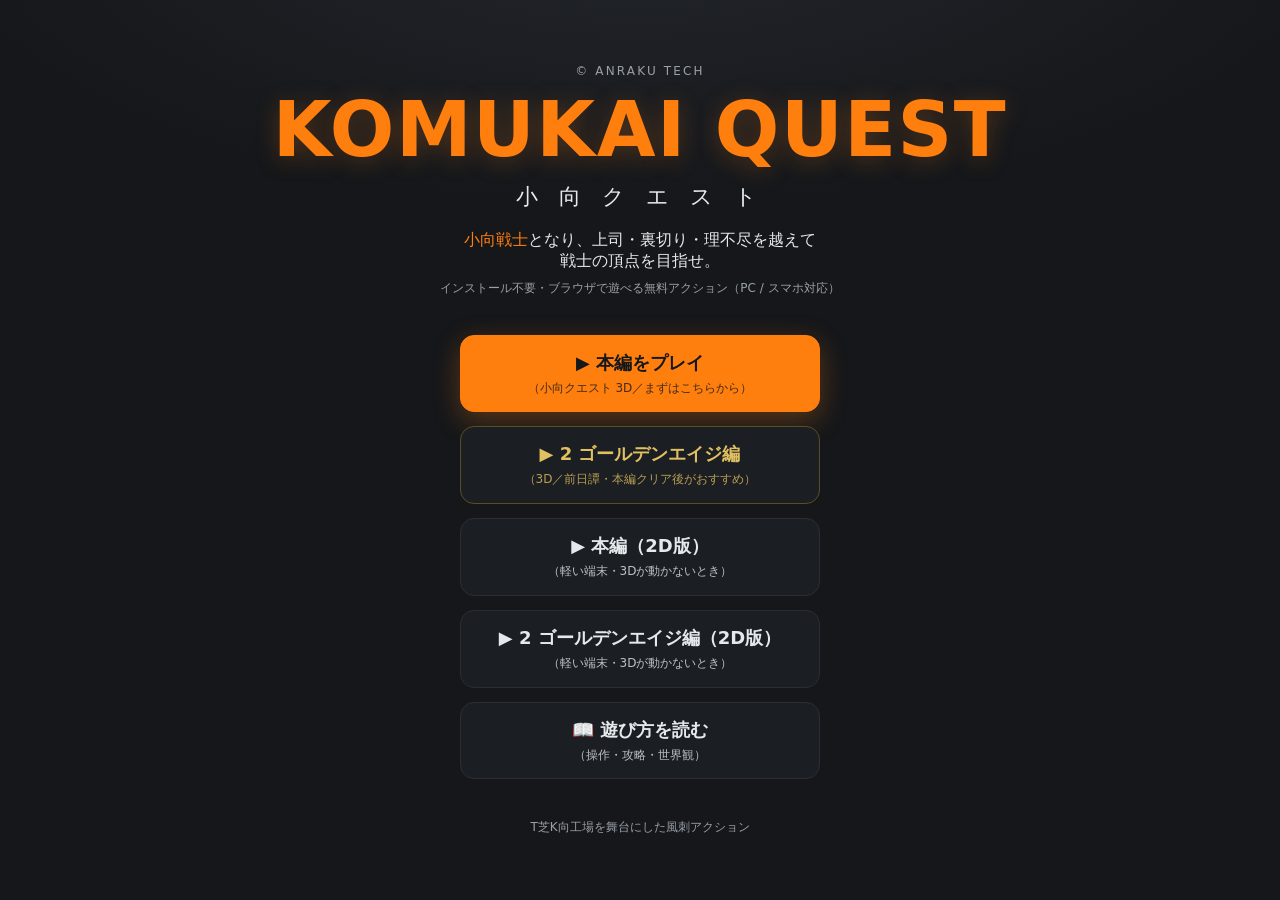
<file: index.html>
<!DOCTYPE html>
<html lang="ja">
<head>
  <meta charset="UTF-8" />
  <meta name="viewport" content="width=device-width, initial-scale=1.0, viewport-fit=cover" />
  <title>小向クエスト — Komukai Quest</title>
  <meta name="description" content="T芝K向工場を舞台にした風刺アクション。小向戦士となって戦士の頂点を目指せ。" />
  <style>
    :root { --bg:#15171a; --ink:#e6e9ec; --sub:#9aa0a8; --accent:#ff7f0e; }
    * { box-sizing:border-box; margin:0; padding:0; }
    html,body { min-height:100%; }
    body {
      background:
        radial-gradient(1200px 500px at 50% -10%, #23262c 0%, var(--bg) 60%),
        var(--bg);
      color:var(--ink);
      font-family: system-ui, -apple-system, "Hiragino Kaku Gothic ProN", sans-serif;
      min-height:100dvh;
      display:flex; flex-direction:column; align-items:center; justify-content:center;
      gap:0; text-align:center;
      padding:
        calc(env(safe-area-inset-top) + 28px) 20px
        calc(env(safe-area-inset-bottom) + 28px);
    }
    .badge { font-size:12px; letter-spacing:.18em; color:var(--sub); margin-bottom:14px; }
    h1 {
      font-size:clamp(40px, 12vw, 76px); line-height:1; color:var(--accent);
      letter-spacing:.02em; text-shadow:0 4px 24px rgba(255,127,14,.25);
    }
    .jp { font-size:clamp(15px, 4.5vw, 22px); letter-spacing:.32em; margin-top:14px; color:var(--ink); }
    .tagline { margin-top:18px; color:var(--ink); font-size:clamp(13px, 3.6vw, 16px); }
    .tagline span { color:var(--accent); }
    .note { margin-top:8px; color:var(--sub); font-size:12px; }

    .menu { margin-top:38px; display:flex; flex-direction:column; gap:14px; width:min(360px, 90vw); }
    /* 見出しと補足を横に並べると、360pxの幅では見出しのほうが折り返して
       「本編をプレ／イ」のように割れる。縦に積んで、見出しは必ず1行にする。 */
    a.btn {
      display:flex; flex-direction:column; align-items:center; justify-content:center; gap:5px;
      text-decoration:none; font-weight:700; font-size:18px;
      padding:15px 18px; border-radius:14px; border:1px solid #2a2e34;
      transition:transform .08s ease, background .15s ease, border-color .15s ease;
    }
    a.btn:active { transform:translateY(1px); }
    a.play { background:var(--accent); color:#15171a; border-color:var(--accent); box-shadow:0 8px 28px rgba(255,127,14,.3); }
    a.play:hover { background:#ff9233; }
    a.play2 { background:#1b1e23; color:#e0c060; border-color:#5a4e24; }
    a.play2:hover { border-color:#e0c060; }
    a.guide { background:#1b1e23; color:var(--ink); }
    a.guide:hover { border-color:var(--accent); }
    .sub { font-size:12px; font-weight:400; color:inherit; opacity:.8; line-height:1.4; }

    footer { margin-top:40px; color:var(--sub); font-size:12px; }
    footer a { color:var(--sub); }
  </style>
</head>
<body>
  <div class="badge">© ANRAKU TECH</div>
  <h1>KOMUKAI QUEST</h1>
  <div class="jp">小 向 ク エ ス ト</div>
  <p class="tagline"><span>小向戦士</span>となり、上司・裏切り・理不尽を越えて<br>戦士の頂点を目指せ。</p>
  <p class="note">インストール不要・ブラウザで遊べる無料アクション（PC / スマホ対応）</p>

  <nav class="menu">
    <a class="btn play" href="game3d/">▶ 本編をプレイ<span class="sub">（小向クエスト 3D／まずはこちらから）</span></a>
    <a class="btn play2" href="game2-3d/">▶ 2 ゴールデンエイジ編<span class="sub">（3D／前日譚・本編クリア後がおすすめ）</span></a>
    <a class="btn guide" href="game/">▶ 本編（2D版）<span class="sub">（軽い端末・3Dが動かないとき）</span></a>
    <a class="btn guide" href="game2/">▶ 2 ゴールデンエイジ編（2D版）<span class="sub">（軽い端末・3Dが動かないとき）</span></a>
    <a class="btn guide" href="あそびかた.html">📖 遊び方を読む<span class="sub">（操作・攻略・世界観）</span></a>
  </nav>

  <footer>T芝K向工場を舞台にした風刺アクション</footer>
</body>
</html>
</file>
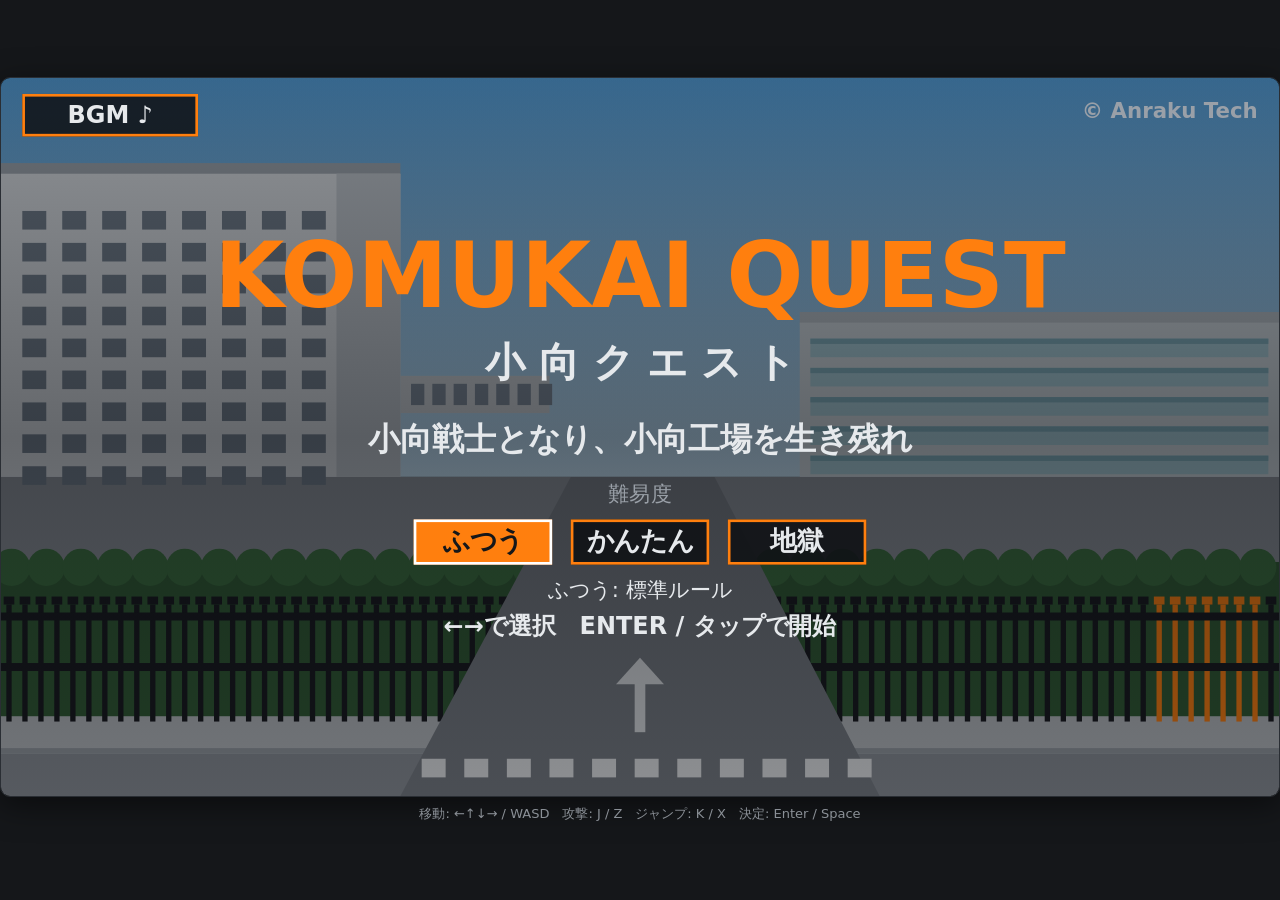
<file: game/index.html>
<!DOCTYPE html>
<html lang="ja">
<head>
  <meta charset="UTF-8" />
  <meta name="viewport" content="width=device-width, initial-scale=1.0, maximum-scale=1.0, user-scalable=no, viewport-fit=cover" />
  <title>Komukai Quest — 小向クエスト</title>
  <link rel="stylesheet" href="style.css" />
</head>
<body>
  <div id="frame">
    <canvas id="game" width="480" height="270"></canvas>
    <p id="hint">移動: ←↑↓→ / WASD　攻撃: J / Z　ジャンプ: K / X　決定: Enter / Space</p>
  </div>
  <script type="module" src="src/main.js"></script>
</body>
</html>
</file>
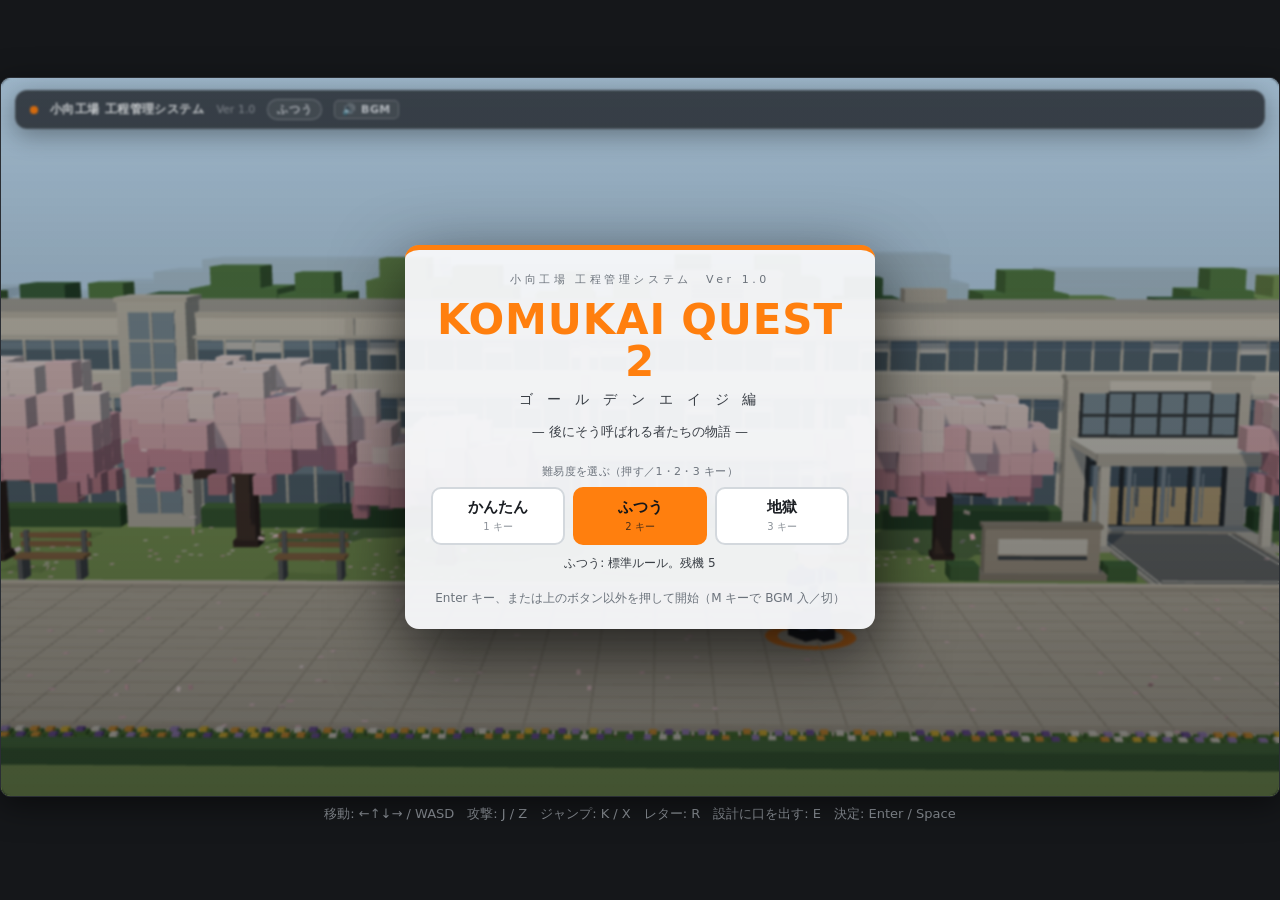
<file: game2-3d/index.html>
<!DOCTYPE html>
<html lang="ja">
<head>
<meta charset="UTF-8" />
<meta name="viewport" content="width=device-width, initial-scale=1.0, maximum-scale=1.0, user-scalable=no, viewport-fit=cover" />
<title>小向クエスト2 ゴールデンエイジ編 — 3D</title>
<style>
  :root{
    --bg:#15171a; --ink:#f0f3f5; --sub:#9aa0a8; --accent:#ff7f0e;
    --ok:#389451; --warn:#c73333; --line:rgba(255,255,255,.10);
    --pane:rgba(18,20,24,.72);
  }
  *{box-sizing:border-box;margin:0;padding:0}
  html,body{height:100%;overflow:hidden;background:var(--bg);
    font-family:system-ui,-apple-system,"Hiragino Kaku Gothic ProN",sans-serif;color:var(--ink)}
  /* 2D版(game/style.css)と同じ枠。画面上の表示サイズを揃えて見比べられるようにする */
  #frame{width:100%;height:100%;display:flex;flex-direction:column;
    align-items:center;justify-content:center;gap:8px}
  /* --u = HUDの倍率。箱の幅に追従して main3d.js の resize() が書き込む。
     ここを画面幅のメディアクエリでやると、横持ちのスマホ（画面は874pxあるのに
     箱は高さに縛られて663pxしかない）で「PCだ」と誤判定して文字があふれる。 */
  #stage{position:relative;overflow:hidden;background:#000;
    --u:1;
    aspect-ratio:16/9;
    width:min(100%, calc((100dvh - 1.8rem) * 16 / 9));
    max-width:100%;max-height:calc(100% - 1.8rem);
    border-radius:10px;border:1px solid #2a2e34;
    box-shadow:0 8px 32px rgba(0,0,0,.5)}
  /* 指で操作するので、ブラウザのスクロール/ズーム判定に取られないようにする。
     これが無いとスティックを倒した瞬間に pointercancel が飛び、指を離した扱いになって
     スマホで一歩も歩けない（2D版の #game には最初から入っていた）。 */
  /* スマホの操作UI（スティックと攻撃/跳ボタン）を描く板。2D版と同じ Input.drawControls を
     そのまま使いたいので、3Dの上に2Dのキャンバスを1枚重ねる。指は下の #c3d で受ける。 */
  #pad{position:absolute;inset:0;width:100%;height:100%;pointer-events:none}
  #c3d{width:100%;height:100%;display:block;
    touch-action:none;-webkit-user-select:none;user-select:none;
    -webkit-tap-highlight-color:transparent}
  #hint{flex:0 0 auto;font-size:13px;color:#8b9097;text-align:center}

  /* 吹き出し・頭上ラベル・ダメージ数字。3Dの中に文字を置くとボケるので、
     キャラの位置を投影してDOMで重ねる */
  /* メテオ着弾の赤い閃光。詠唱中もうっすら点く */
  #flash{position:absolute;inset:0;pointer-events:none;opacity:0;z-index:12;
    background:radial-gradient(110% 80% at 50% 62%, rgba(255,120,50,.30), rgba(150,15,0,.80))}
  /* 章の途中で場所が変わるときの短い暗転（場面を建て直す一瞬の引っかかりを隠す）。HUD の下、3D の上 */
  #fade{position:absolute;inset:0;pointer-events:none;opacity:0;background:#0b0d12}
  #labels{position:absolute;inset:0;pointer-events:none;overflow:hidden}
  /* 役職名。級数は体格に合わせて JS 側で入れ替える（下の .bubble と同じ考え方） */
  #labels .tag{position:absolute;left:0;top:0;white-space:nowrap;
    font:700 16px/1 system-ui,sans-serif;
    text-shadow:0 2px 4px rgba(0,0,0,.95), 0 0 3px rgba(0,0,0,.95), 0 0 1px rgba(0,0,0,1)}
  /* セリフ。級数は体格に合わせて JS 側で入れ替えるので、
     余白・角丸・しっぽは em で持たせて一緒に大きくなるようにする */
  /* 長いセリフは1行に収まらない。折り返せるようにして、幅の上限は JS が箱に合わせて入れる
     （nowrap のままだと「究極のジェネラリストを目指していたが…」のような長い一言が
     画面の外まで伸びて、#labels の overflow:hidden に切り落とされる）。 */
  #labels .bubble{position:absolute;left:0;top:0;white-space:pre-wrap;text-align:center;z-index:1;
    background:rgba(250,250,252,.97);color:#15171a;border-radius:.62em;
    padding:.34em .72em;font:700 21px/1.22 system-ui,sans-serif;
    box-shadow:0 5px 16px rgba(0,0,0,.5)}
  #labels .bubble::after{content:'';position:absolute;left:50%;bottom:-.33em;
    transform:translateX(-50%);border:.34em solid transparent;
    border-top-color:rgba(250,250,252,.97);border-bottom:0}
  #labels .bubble.ally{background:rgba(216,242,224,.97)}
  #labels .bubble.ally::after{border-top-color:rgba(216,242,224,.97)}
  /* ボス・中ボスは2D版と同じく、暖色の地に橙の縁 */
  #labels .bubble.boss{background:rgba(255,243,224,.98);
    box-shadow:0 0 0 2px #ff7f0e, 0 8px 22px rgba(0,0,0,.6)}
  #labels .bubble.boss::after{border-top-color:#ff7f0e}
  /* 本物のボス（魔王など）のセリフは、重なったときに必ず手前。
     5人衆と魔王が同時に喋ると後ろに隠れて読めなくなるため */
  #labels .bubble.lead{z-index:3}
  /* 鳥居の扁額「出向」。朱の地に金の縁。縦書きにすると扁額の板から溢れるので横書き */
  #labels .plate{position:absolute;left:0;top:0;white-space:nowrap;
    font:700 max(11px, 15px * var(--u))/1 system-ui,sans-serif;letter-spacing:.16em;
    color:#fff2dc;background:rgba(150,32,14,.95);
    border:1px solid #e2c179;border-radius:2px;padding:3px 6px 3px 8px;
    text-shadow:0 1px 2px rgba(0,0,0,.7);box-shadow:0 2px 7px rgba(0,0,0,.55)}
  #labels .float{position:absolute;left:0;top:0;
    font:700 max(10px, 13px * var(--u))/1 ui-monospace,monospace;
    text-shadow:0 1px 3px rgba(0,0,0,.9)}
  /* 頭上のHPバー（2D版の drawHpBar と同じ役割）。中ボスは .mid で一段大きくする */
  #labels .ehp{position:absolute;left:0;top:0;
    width:calc(32px * var(--u));height:calc(4px * var(--u));
    border-radius:999px;background:rgba(0,0,0,.6);overflow:hidden;
    box-shadow:0 0 0 1px rgba(0,0,0,.6), 0 1px 3px rgba(0,0,0,.6)}
  #labels .ehp > i{display:block;height:100%;width:100%;background:#49a862;border-radius:999px}
  #labels .ehp.mid{width:calc(64px * var(--u));height:calc(7px * var(--u));box-shadow:0 0 0 1px rgba(255,120,110,.5), 0 2px 6px rgba(0,0,0,.7)}

  /* 画面（タイトル/作業指示書/作業報告書/休職願/辞令）。社内システムの書類を模す */
  #screen{position:absolute;inset:0;display:none;align-items:center;justify-content:center;
    background:rgba(8,10,14,.74);backdrop-filter:blur(3px);padding:24px;z-index:20}
  /* タイトルだけは背景（正門）を見せたいので暗幕を薄くする */
  /* 解散・エピローグ。裏の3D（誰もいなくなっていく大会議室）を見せたいので、
     暗幕を薄くして書類を下へ寄せる。文言は今までのまま（見せ方だけ変える） */
  #screen.veil{background:linear-gradient(rgba(8,10,14,.08),rgba(8,10,14,.62));backdrop-filter:none;
    align-items:flex-end;padding-bottom:calc(14px * var(--u))}
  #screen.veil .sheet{background:rgba(246,247,249,.93);width:min(560px,82%);min-width:0;
    padding:14px 22px;box-shadow:0 14px 40px rgba(0,0,0,.5)}
  #screen.veil .sheet svg{max-height:22vh}
  #screen.soft{background:linear-gradient(rgba(8,10,14,.16),rgba(8,10,14,.50));
    backdrop-filter:blur(1px)}
  /* タイトルは書類を細くして、左右に背景の正門を見せる（位置は中央のまま） */
  #screen.soft .sheet{background:rgba(246,247,249,.96);box-shadow:0 24px 70px rgba(0,0,0,.72);
    min-width:0;width:min(470px,78%);padding:22px 26px}
  #screen .sheet{background:#f6f7f9;color:#1b1e23;border-radius:14px;
    padding:26px 30px;min-width:min(560px,86%);max-width:86%;
    box-shadow:0 20px 60px rgba(0,0,0,.6);border-top:5px solid var(--accent)}
  #screen .eyebrow{font-size:11px;letter-spacing:.32em;color:#6c737c;margin-bottom:12px}
  #screen h1{font-size:clamp(20px,calc(42px * var(--u)),42px);color:var(--accent);letter-spacing:.02em;line-height:1}
  #screen h2{font-size:22px;margin:4px 0 12px}
  #screen h2.ok{color:#1f7a44} #screen h2.ng{color:#b3261e}
  #screen .jp{font-size:14px;letter-spacing:.34em;margin-top:8px;color:#3a3f46}
  #screen .lead{margin-top:12px;font-size:13px;color:#3a3f46;line-height:1.7}
  #screen .diff{margin-top:16px;font-size:12px;color:#3a3f46}
  #screen .form{width:100%;border-collapse:collapse;margin-top:6px;font-size:13px}
  #screen .form th{width:7.5em;text-align:left;vertical-align:top;padding:7px 10px;
    background:#e9ecef;border:1px solid #d3d8dd;color:#4a5058;font-weight:700}
  #screen .form td{padding:7px 10px;border:1px solid #d3d8dd;line-height:1.6}
  #screen .mono{font:700 14px ui-monospace,monospace;font-variant-numeric:tabular-nums}
  #screen .k{margin-top:18px;font-size:12px;color:#6c737c;text-align:center}
  /* 難易度。キー操作の案内文だけだと気づかれないので、押せるボタンにする。
     #screen は canvas を覆っているのでタップは canvas に届かない。ここで拾う。 */
  #screen .diffwrap{margin-top:20px}
  #screen .difflabel{font-size:11px;color:#6c737c;text-align:center;letter-spacing:.03em}
  #screen .diffrow{display:flex;gap:8px;justify-content:center;margin-top:8px}
  #screen .dbtn{flex:1 1 0;min-width:0;cursor:pointer;font:inherit;
    display:flex;flex-direction:column;align-items:center;gap:3px;
    background:#fff;color:#1b1e23;border:2px solid #d3d8dd;border-radius:10px;padding:9px 6px;
    transition:background .12s ease, border-color .12s ease}
  #screen .dbtn b{font-size:15px}
  #screen .dbtn i{font-style:normal;font-size:10px;color:#8a9097}
  #screen .dbtn:hover{border-color:var(--accent)}
  #screen .dbtn.sel{background:var(--accent);border-color:var(--accent);color:#15171a}
  #screen .dbtn.sel i{color:#15171a;opacity:.75}
  #screen .diffdesc{margin-top:10px;font-size:12px;color:#3a3f46;text-align:center;min-height:1.4em}
  /* 指で遊ぶ端末だけに出す開始ボタン。キーボードが無い相手に「Enter で開始」と
     書いても押すものが無いので、押すものをはっきり置く。 */
  #screen .startbtn{display:block;width:100%;margin-top:16px;cursor:pointer;font:inherit;
    font-size:17px;font-weight:700;letter-spacing:.04em;
    background:var(--accent);color:#15171a;border:0;border-radius:12px;padding:13px 10px;
    box-shadow:0 6px 18px rgba(255,127,14,.35)}
  #screen .startbtn:active{transform:translateY(1px)}
  #screen .diffdesc.hell{color:#b3261e;font-weight:700}
  #screen .title{text-align:center}
  /* 解散通告とエピローグは、2D版と同じ間合いで1行ずつ出す */
  @keyframes fadein{from{opacity:0;transform:translateY(4px)}to{opacity:1;transform:none}}
  @media (prefers-reduced-motion:reduce){ #screen [style*="fadein"]{animation:none!important} }

  /* ---- HUD: ゲーム解像度に縛られない高解像度レイヤー（案A） ---- */
  /* 箱（余白・バーの長さ・点の大きさ）は --u でそのまま縮める。
     文字だけは max() で下限を持たせる。縮めきると6px台になって読めなくなるため。
     --u=1 のPCでは max() が元の値を返すので、見た目は従来どおり。 */
  #hud{position:absolute;inset:0;pointer-events:none;
    padding:calc(12px * var(--u)) calc(14px * var(--u));
    display:flex;flex-direction:column;gap:calc(14px * var(--u))}

  /* 社内システムのヘッダ（案B） */
  /* 折り返すと2行ぶんの帯になって画面を食うので、ここは何があっても1行に保つ */
  .sysbar{display:flex;align-items:center;gap:calc(12px * var(--u));
    background:var(--pane);backdrop-filter:blur(10px);white-space:nowrap;
    border:1px solid var(--line);border-radius:calc(12px * var(--u));
    padding:calc(8px * var(--u)) calc(14px * var(--u));
    box-shadow:0 6px 24px rgba(0,0,0,.35)}
  .sysbar .dot{width:calc(8px * var(--u));height:calc(8px * var(--u));
    border-radius:999px;background:var(--accent);flex:0 0 auto}
  .sysbar .name{font-size:max(10px, 12px * var(--u));font-weight:700;letter-spacing:.04em}
  .sysbar .ver{font-size:max(9px, 11px * var(--u));color:var(--sub);font-variant-numeric:tabular-nums}
  /* 現在の難易度。プレイ中に確認する手段がどこにも無かったので、ここに常時出す */
  .sysbar .diff{font-size:max(9px, 11px * var(--u));font-weight:700;letter-spacing:.06em;
    border-radius:999px;padding:calc(2px * var(--u)) calc(9px * var(--u));border:1px solid}
  .sysbar .diff.easy{color:#8fe0ab;border-color:rgba(143,224,171,.45);background:rgba(56,148,81,.18)}
  .sysbar .diff.normal{color:#d8dde3;border-color:rgba(216,221,227,.35);background:rgba(255,255,255,.07)}
  .sysbar .diff.hell{color:#ff9b9b;border-color:rgba(255,120,120,.55);background:rgba(199,51,51,.22)}
  /* BGMのミュート切替。Mキーでも切り替わるが、スマホ用に押せるものを置く */
  /* #hud は pointer-events:none。押せるのはこのボタンだけなので、ここだけ戻す。
     スマホにはキーボードが無いので、これが死んでいるとBGMを切る手段がなくなる。 */
  .sysbar .mute{pointer-events:auto;font-size:max(9px, 11px * var(--u));font-weight:700;letter-spacing:.04em;cursor:pointer;
    padding:calc(2px * var(--u)) calc(7px * var(--u));
    border-radius:calc(5px * var(--u));border:1px solid rgba(255,255,255,.22);
    background:rgba(255,255,255,.07);color:#d8dde3;user-select:none}
  .sysbar .mute.off{color:#8b9199;border-color:rgba(255,255,255,.12);background:transparent}
  .sysbar .spacer{flex:1}
  /* 現在地。狭いと真っ先に溢れるので、入らないときは省略する（赤い横断幕でも出る） */
  .sysbar .loc{font-size:max(9px, 11px * var(--u));color:var(--sub);
    overflow:hidden;text-overflow:ellipsis;min-width:0}

  .row{display:flex;gap:calc(14px * var(--u));align-items:flex-start}

  .card{background:var(--pane);backdrop-filter:blur(10px);
    border:1px solid var(--line);border-radius:calc(14px * var(--u));
    padding:calc(12px * var(--u)) calc(14px * var(--u));
    box-shadow:0 6px 24px rgba(0,0,0,.35)}

  .badge{display:inline-block;background:var(--accent);color:#15171a;
    font-size:max(10px, 12px * var(--u));font-weight:700;border-radius:999px;
    padding:calc(3px * var(--u)) calc(12px * var(--u));letter-spacing:.03em}

  .label{font-size:max(9px, 10px * var(--u));color:var(--sub);letter-spacing:.08em;
    margin-bottom:calc(5px * var(--u))}
  .meter{width:calc(220px * var(--u));height:calc(8px * var(--u));
    border-radius:999px;background:rgba(255,255,255,.08);overflow:hidden}
  .meter > i{display:block;height:100%;width:100%;background:var(--ok);
    border-radius:999px;transition:background .25s ease}
  .num{font:700 max(10px, 12px * var(--u))/1 ui-monospace,SFMono-Regular,monospace;color:var(--ink);
    font-variant-numeric:tabular-nums}
  .pair{display:flex;align-items:center;gap:calc(10px * var(--u));margin-top:calc(6px * var(--u))}

  .dots{display:flex;align-items:center;gap:calc(5px * var(--u));margin-top:calc(2px * var(--u))}
  .dots i{width:calc(9px * var(--u));height:calc(9px * var(--u));
    border-radius:999px;background:rgba(255,255,255,.14)}
  .dots i.on{background:var(--accent)}
  /* 点は5つ＝「ふつう」の持ち玉ぶん。かんたんの24日は並べきれないので日数を添える */
  .dots b{font-size:max(9px, 11px * var(--u));font-weight:700;line-height:1;
    color:var(--accent);margin-left:1px}

  /* 奥の手（K田）の残り。1回きりなので、使ったら灰色に落として「もう無い」と分かるようにする */
  .kbadge{display:inline-block;font-size:max(10px, 12px * var(--u));font-weight:700;
    line-height:1;padding:calc(3px * var(--u)) calc(8px * var(--u));
    border-radius:calc(6px * var(--u));letter-spacing:.06em;
    color:#15171a;background:#e8a030;box-shadow:0 0 0 1px rgba(255,200,120,.45)}
  .kbadge.used{color:#6b7076;background:transparent;box-shadow:0 0 0 1px rgba(255,255,255,.14)}

  .right{margin-left:auto;text-align:right}
  .right .num{font-size:max(14px, 19px * var(--u))}
  /* 通しゲージ（残工期・原価・レター）。章をまたいで持ち越す数字なので、
     体力とは別のカードに積む。使わない章では display:none にする */
  .g{margin-top:calc(7px * var(--u))}
  .g .meter{width:calc(132px * var(--u))}
  .g.off{display:none}
  #koukiFill{background:#e08a3a}
  #genkaFill{background:#e0c040}
  #letterFill{background:#6ab0e0}
  .g.full .label{color:#9ad8ff}
  /* 代理店を外して直接話した（話が拗れて残工期が減る）ときに、残工期を短く点滅させる */
  .g.hit .meter{animation:ghit .3s ease-in-out 5}
  @keyframes ghit{50%{box-shadow:0 0 0 2px #ff5a3a;filter:brightness(1.6)}}
  .dots i.mate{background:#6fd39a}
  /* 待合室。敵は出てこない。ただ待たされている、という画面 */
  /* 待合室（第3章の最初の18秒）。以前は画面全体を55%暗くしていたが、待合室そのものを
     3Dの場面で建てた（タイルの壁・速く回る時計・増えていく便箋）ので、部屋を隠さないよう
     文字だけを下寄りの小さな札にする。文言は本人の点検（2026-11-14）のとおり */
  #wait{position:absolute;left:50%;bottom:24%;transform:translateX(-50%);display:none;
    flex-direction:column;align-items:center;gap:calc(4px * var(--u));
    background:rgba(10,14,20,.74);border:1px solid rgba(160,184,210,.18);
    border-radius:calc(12px * var(--u));padding:calc(10px * var(--u)) calc(22px * var(--u));
    box-shadow:0 8px 26px rgba(0,0,0,.45);pointer-events:none;z-index:6;text-align:center;white-space:nowrap}
  #wait.show{display:flex}
  #wait b{font-size:max(14px, 18px * var(--u));color:#c8d4e2}
  #wait span{font-size:max(11px, 13px * var(--u));color:#9aa8b8}

  /* ボスゲージ: 下中央のパネル。
     画面最上部の3pxの線だと、足元を見て戦っている最中はまず目に入らない。
     中ボスもここに出す（stage.boss ではないので、拾わないとゲージが1本も出ない）。 */
  /* 見えていない（opacity:0）ときも当たり判定は残るので、指を吸ってしまう。
     画面下中央はスティックを出す場所でもあるため、必ず素通りさせる。 */
  #bossWrap{pointer-events:none;
    position:absolute;left:50%;bottom:calc(14px * var(--u));width:min(540px,84%);
    transform:translateX(-50%) translateY(10px);
    background:rgba(16,12,14,.80);backdrop-filter:blur(10px);
    border:1px solid rgba(255,120,110,.36);border-radius:calc(12px * var(--u));
    padding:calc(8px * var(--u)) calc(12px * var(--u)) calc(10px * var(--u));
    box-shadow:0 10px 30px rgba(0,0,0,.55);
    opacity:0;transition:opacity .28s ease, transform .28s ease}
  #bossWrap.show{opacity:1;transform:translateX(-50%) translateY(0)}
  #bossWrap .head{display:flex;align-items:center;gap:calc(9px * var(--u));
    margin-bottom:calc(7px * var(--u));white-space:nowrap}
  #bossKind{flex:0 0 auto;background:#c02a22;color:#fff;font-size:max(9px, 10px * var(--u));font-weight:700;
    letter-spacing:.14em;border-radius:calc(5px * var(--u));
    padding:calc(3px * var(--u)) calc(8px * var(--u))}
  #bossName{font-size:max(11px, 14px * var(--u));font-weight:700;letter-spacing:.06em;color:#ffe4e0;
    overflow:hidden;text-overflow:ellipsis;text-shadow:0 2px 8px rgba(0,0,0,.9)}
  #bossNum{margin-left:auto;font:700 max(10px, 12px * var(--u))/1 ui-monospace,monospace;color:#ffc2bc;
    font-variant-numeric:tabular-nums}
  #bossWrap .line{position:relative;height:calc(13px * var(--u));border-radius:999px;
    background:rgba(0,0,0,.6);overflow:hidden;
    box-shadow:inset 0 1px 4px rgba(0,0,0,.7)}
  #bossWrap .line > i{display:block;height:100%;width:100%;border-radius:999px;
    background:linear-gradient(180deg,#ff9a6a,#e03a2a 58%,#ad1a0e);
    transition:width .09s linear}
  /* 10等分の目盛り。残りが読めると詰めどころが分かる */
  #bossWrap .line::after{content:'';position:absolute;inset:0;pointer-events:none;
    background:repeating-linear-gradient(90deg,
      transparent 0 calc(10% - 1px), rgba(0,0,0,.5) calc(10% - 1px), rgba(0,0,0,.5) 10%)}
  #bossWrap.low{border-color:rgba(255,80,70,.7)}
  #bossWrap.low .line > i{animation:bosslow .72s ease-in-out infinite}
  @keyframes bosslow{50%{filter:brightness(1.6)}}

  /* 赤い横断幕。左上のHUDカードと高さがぶつかっていたので、少し下げて中央寄せにする */
  #banner{position:absolute;left:50%;top:38%;transform:translate(-50%,-6px);
    max-width:76%;text-align:center;
    font-size:max(13px, 17px * var(--u));font-weight:700;letter-spacing:.06em;
    background:rgba(150,20,20,.92);border-radius:calc(10px * var(--u));
    padding:calc(8px * var(--u)) calc(20px * var(--u));
    opacity:0;transition:opacity .22s ease, transform .22s ease;
    box-shadow:0 8px 30px rgba(0,0,0,.5)}
  #banner.show{opacity:1;transform:translate(-50%,0)}

  #hint b{color:var(--sub);font-weight:600}
  /* HUDの大きさは --u が面倒を見るので、ここでやるのはキーボードの案内を消すことだけ。
     指で遊ぶ端末に「移動: ←↑↓→」と出しても意味がない。 */
  @media (max-width:620px), (pointer:coarse){
    #hint{display:none}
    /* 操作の案内を出していないのだから、その行ぶんの高さを空けておく理由もない。
       箱を画面の高さいっぱいまで使う。 */
    #frame{gap:0}
    #stage{width:min(100%, calc(100dvh * 16 / 9));max-height:100%}
  }
  /* iPhone アプリ（WKWebView）。ページの中の「箱」ではなく画面そのものなので、
     枠・角丸・影は出さない。16:9 より横長の端末では左右が黒帯になるが、
     画角は2D版と揃える決まりなので引き伸ばさない。 */
  html[data-app] #frame{gap:0;padding:0}
  html[data-app] #stage{width:min(100%, calc(100dvh * 16 / 9));max-height:100%;
    border:0;border-radius:0;box-shadow:none}
  /* アプリの中だけ出す「作品の選択へ」。Web には選択画面が無いので出さない（data-app のときだけ） */
  #screen .backlink{display:none}
  html[data-app] #screen .backlink{display:block;width:max-content;margin:12px auto 0;padding:7px 16px;
    font-size:12px;font-weight:700;letter-spacing:.06em;color:#6c737c;text-decoration:none;
    border:1px solid #d3d8dd;border-radius:999px;background:rgba(255,255,255,.6)}
  html[data-app] #screen .backlink:active{transform:translateY(1px)}

  /* 縦持ちのスマホ。16:9の画面を縦長の端末に入れると高さの26%しか使えないので、
     箱ごと90°回して縦画面いっぱいに出す。横スクロールのゲームなので向きは横で固定。
     タッチ判定は offsetX/offsetY（要素自身の座標系）で取っているため回してもずれない。 */
  @media (orientation:portrait) and (pointer:coarse){
    #frame{position:relative;gap:0}
    #stage{position:absolute;left:50%;top:50%;
      --w:min(100dvh, 100vw * 16 / 9);
      width:var(--w);height:calc(var(--w) * 9 / 16);
      max-width:none;max-height:none;
      transform:translate(-50%,-50%) rotate(90deg);
      border-radius:0;border:0}
  }
</style>
<script>
  // アプリから ?app=1 で開かれたときだけ、枠を外して画面いっぱいにする（上のCSS）。
  // 描画が始まる前に付けたいので、モジュールではなくここで実行する。
  if (new URLSearchParams(location.search).has('app')) document.documentElement.dataset.app = '1';
</script>
</head>
<body>
  <div id="frame">
    <div id="stage">
      <canvas id="c3d"></canvas>
      <div id="fade"></div>
      <canvas id="pad"></canvas>
      <pre id="err" style="position:absolute;left:12px;bottom:12px;z-index:99;color:#ff8a8a;font:11px/1.5 ui-monospace,monospace;white-space:pre-wrap;max-width:70%"></pre>
      <div id="bossWrap">
        <div class="head">
          <span id="bossKind">ボス</span>
          <span id="bossName"></span>
          <span id="bossNum"></span>
        </div>
        <div class="line"><i id="bossFill"></i></div>
      </div>
      <div id="hud">
        <div class="sysbar">
          <span class="dot"></span>
          <span class="name">小向工場 工程管理システム</span>
          <span class="ver">Ver 1.0</span>
          <span class="diff normal" id="diffchip">ふつう</span>
          <span class="mute" id="mute" title="BGMのオン/オフ（Mキー）">🔊 BGM</span>
          <span class="spacer"></span>
          <span class="loc" id="loc"></span>
        </div>
        <div class="row" id="cards">
          <div class="card">
            <span class="badge" id="rank">配属</span>
            <div class="pair" style="margin-top:10px">
              <div>
                <div class="label">仕事体力</div>
                <div class="meter"><i id="hpFill"></i></div>
              </div>
              <div class="num" id="hpNum">12 / 12</div>
            </div>
            <div class="pair">
              <div>
                <div class="label">残機</div>
                <div class="dots" id="lives"></div>
              </div>
              <div style="margin-left:auto">
                <div class="label">同期</div>
                <div class="dots" id="roster"></div>
              </div>
            </div>
          </div>
          <div class="card right">
            <div class="label">SCORE</div>
            <div class="num" id="score">000000</div>
            <div class="g off" id="gKouki"><div class="label">残工期</div><div class="meter"><i id="koukiFill"></i></div></div>
            <div class="g off" id="gGenka"><div class="label">原価</div><div class="meter"><i id="genkaFill"></i></div></div>
            <div class="g off" id="gLetter"><div class="label" id="letterLabel">レター</div><div class="meter"><i id="letterFill"></i></div></div>
          </div>
        </div>
      </div>
      <div id="wait">
        <b>待合室</b>
        <span>いつまでたっても建物の中に通されない。</span>
        <span>何時間も待たされている。</span>
      </div>
      <div id="flash"></div>
      <div id="labels"></div>
      <div id="screen"></div>
      <div id="banner"></div>
    </div>
    <p id="hint">移動: ←↑↓→ / WASD　攻撃: J / Z　ジャンプ: K / X　レター: R　設計に口を出す: E　決定: Enter / Space</p>
  </div>
  <script>
    (function(){
      const el=()=>document.getElementById('err');
      const show=(m)=>{ const e=el(); if(e) e.textContent=(e.textContent+'\n'+m).trim().slice(0,1200); };
      addEventListener('error',(ev)=>show('ERROR: '+(ev.error&&ev.error.stack||ev.message)));
      addEventListener('unhandledrejection',(ev)=>show('REJECT: '+(ev.reason&&ev.reason.stack||ev.reason)));
      window.__dbg=show;
    })();
  </script>
  <script type="module" src="src/main2-3d.js"></script>
</body>
</html>
</file>
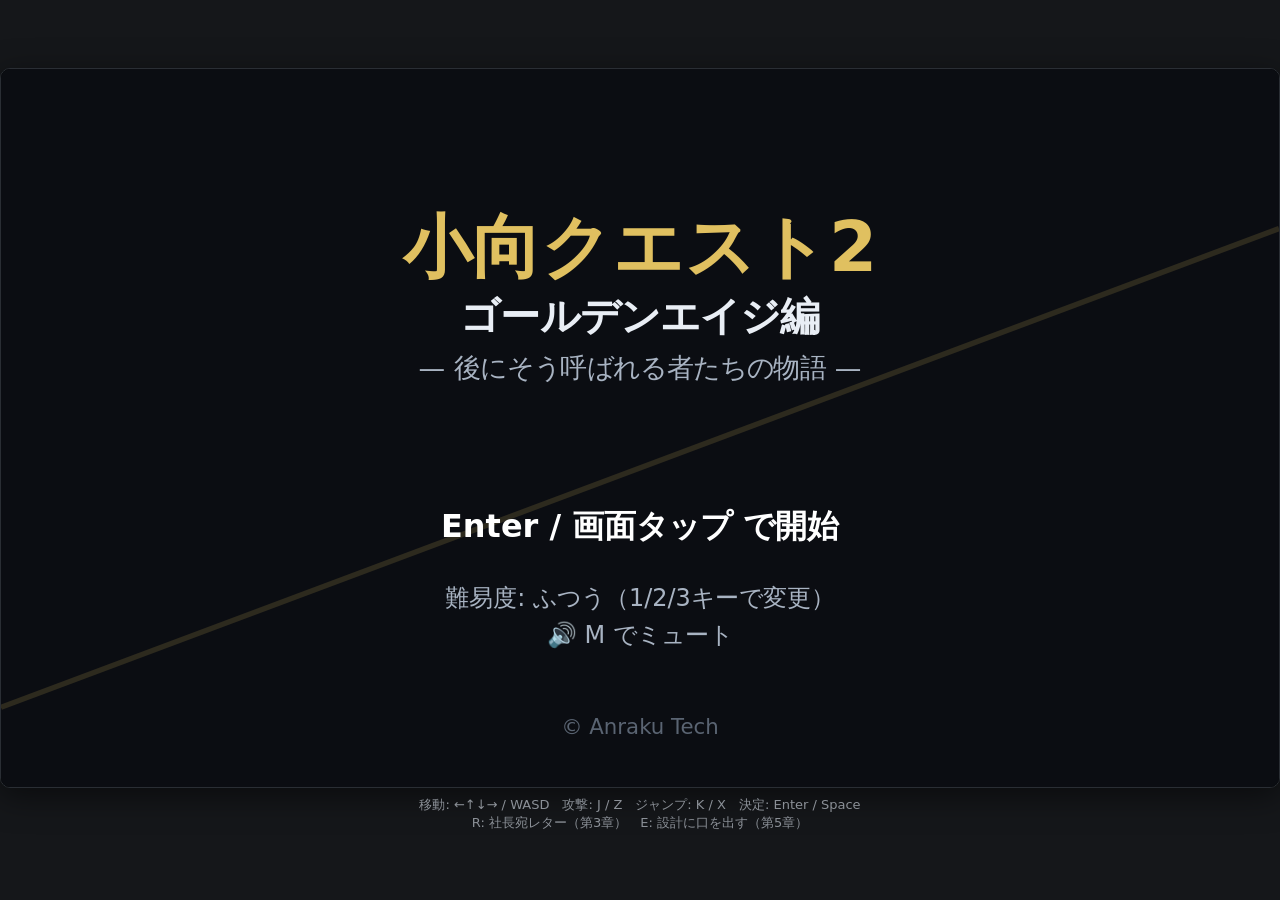
<file: game2/index.html>
<!DOCTYPE html>
<html lang="ja">
<head>
  <meta charset="UTF-8" />
  <meta name="viewport" content="width=device-width, initial-scale=1.0, maximum-scale=1.0, user-scalable=no, viewport-fit=cover" />
  <title>Komukai Quest 2 — ゴールデンエイジ編</title>
  <link rel="stylesheet" href="style.css" />
</head>
<body>
  <div id="frame">
    <!-- id は game2。1（game/）は canvas#game を見て起動するので二重起動しない -->
    <canvas id="game2" width="480" height="270"></canvas>
    <p id="hint">移動: ←↑↓→ / WASD　攻撃: J / Z　ジャンプ: K / X　決定: Enter / Space<br>R: 社長宛レター（第3章）　E: 設計に口を出す（第5章）</p>
  </div>
  <script type="module" src="src/main2.js"></script>
</body>
</html>
</file>
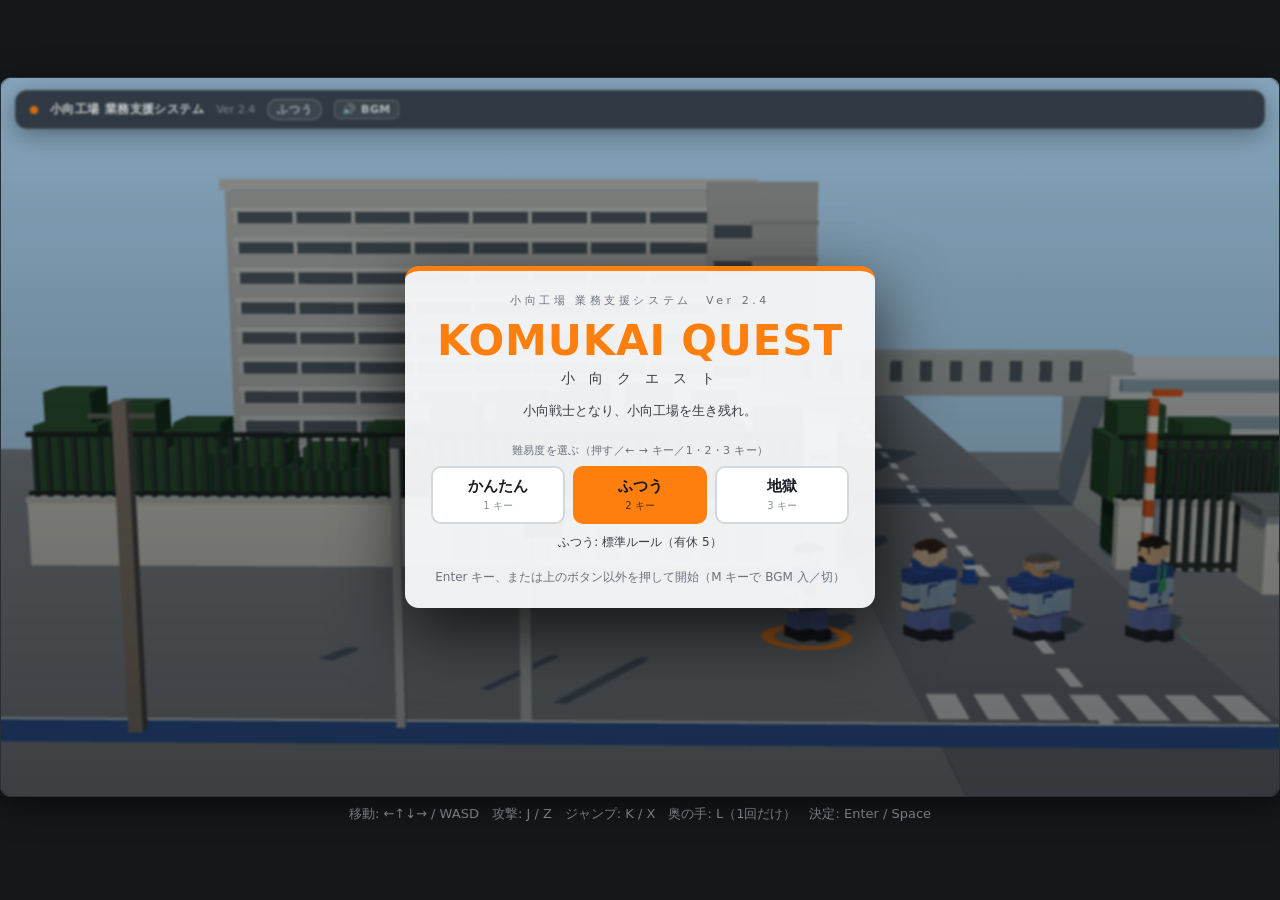
<file: game3d/index.html>
<!DOCTYPE html>
<html lang="ja">
<head>
<meta charset="UTF-8" />
<meta name="viewport" content="width=device-width, initial-scale=1.0, maximum-scale=1.0, user-scalable=no, viewport-fit=cover" />
<title>小向クエスト — ボクセル3D プロトタイプ</title>
<style>
  :root{
    --bg:#15171a; --ink:#f0f3f5; --sub:#9aa0a8; --accent:#ff7f0e;
    --ok:#389451; --warn:#c73333; --line:rgba(255,255,255,.10);
    --pane:rgba(18,20,24,.72);
  }
  *{box-sizing:border-box;margin:0;padding:0}
  html,body{height:100%;overflow:hidden;background:var(--bg);
    font-family:system-ui,-apple-system,"Hiragino Kaku Gothic ProN",sans-serif;color:var(--ink)}
  /* 2D版(game/style.css)と同じ枠。画面上の表示サイズを揃えて見比べられるようにする */
  #frame{width:100%;height:100%;display:flex;flex-direction:column;
    align-items:center;justify-content:center;gap:8px}
  /* --u = HUDの倍率。箱の幅に追従して main3d.js の resize() が書き込む。
     ここを画面幅のメディアクエリでやると、横持ちのスマホ（画面は874pxあるのに
     箱は高さに縛られて663pxしかない）で「PCだ」と誤判定して文字があふれる。 */
  #stage{position:relative;overflow:hidden;background:#000;
    --u:1;
    aspect-ratio:16/9;
    width:min(100%, calc((100dvh - 1.8rem) * 16 / 9));
    max-width:100%;max-height:calc(100% - 1.8rem);
    border-radius:10px;border:1px solid #2a2e34;
    box-shadow:0 8px 32px rgba(0,0,0,.5)}
  /* 指で操作するので、ブラウザのスクロール/ズーム判定に取られないようにする。
     これが無いとスティックを倒した瞬間に pointercancel が飛び、指を離した扱いになって
     スマホで一歩も歩けない（2D版の #game には最初から入っていた）。 */
  /* スマホの操作UI（スティックと攻撃/跳ボタン）を描く板。2D版と同じ Input.drawControls を
     そのまま使いたいので、3Dの上に2Dのキャンバスを1枚重ねる。指は下の #c3d で受ける。 */
  #pad{position:absolute;inset:0;width:100%;height:100%;pointer-events:none}
  #c3d{width:100%;height:100%;display:block;
    touch-action:none;-webkit-user-select:none;user-select:none;
    -webkit-tap-highlight-color:transparent}
  #hint{flex:0 0 auto;font-size:13px;color:#8b9097;text-align:center}

  /* 吹き出し・頭上ラベル・ダメージ数字。3Dの中に文字を置くとボケるので、
     キャラの位置を投影してDOMで重ねる */
  /* メテオ着弾の赤い閃光。詠唱中もうっすら点く */
  #flash{position:absolute;inset:0;pointer-events:none;opacity:0;z-index:12;
    background:radial-gradient(110% 80% at 50% 62%, rgba(255,120,50,.30), rgba(150,15,0,.80))}
  #labels{position:absolute;inset:0;pointer-events:none;overflow:hidden}
  /* 役職名。級数は体格に合わせて JS 側で入れ替える（下の .bubble と同じ考え方） */
  #labels .tag{position:absolute;left:0;top:0;white-space:nowrap;
    font:700 16px/1 system-ui,sans-serif;
    text-shadow:0 2px 4px rgba(0,0,0,.95), 0 0 3px rgba(0,0,0,.95), 0 0 1px rgba(0,0,0,1)}
  /* セリフ。級数は体格に合わせて JS 側で入れ替えるので、
     余白・角丸・しっぽは em で持たせて一緒に大きくなるようにする */
  /* 長いセリフは1行に収まらない。折り返せるようにして、幅の上限は JS が箱に合わせて入れる
     （nowrap のままだと「究極のジェネラリストを目指していたが…」のような長い一言が
     画面の外まで伸びて、#labels の overflow:hidden に切り落とされる）。 */
  #labels .bubble{position:absolute;left:0;top:0;white-space:pre-wrap;text-align:center;z-index:1;
    background:rgba(250,250,252,.97);color:#15171a;border-radius:.62em;
    padding:.34em .72em;font:700 21px/1.22 system-ui,sans-serif;
    box-shadow:0 5px 16px rgba(0,0,0,.5)}
  #labels .bubble::after{content:'';position:absolute;left:50%;bottom:-.33em;
    transform:translateX(-50%);border:.34em solid transparent;
    border-top-color:rgba(250,250,252,.97);border-bottom:0}
  #labels .bubble.ally{background:rgba(216,242,224,.97)}
  #labels .bubble.ally::after{border-top-color:rgba(216,242,224,.97)}
  /* ボス・中ボスは2D版と同じく、暖色の地に橙の縁 */
  #labels .bubble.boss{background:rgba(255,243,224,.98);
    box-shadow:0 0 0 2px #ff7f0e, 0 8px 22px rgba(0,0,0,.6)}
  #labels .bubble.boss::after{border-top-color:#ff7f0e}
  /* 本物のボス（魔王など）のセリフは、重なったときに必ず手前。
     5人衆と魔王が同時に喋ると後ろに隠れて読めなくなるため */
  #labels .bubble.lead{z-index:3}
  /* 鳥居の扁額「出向」。朱の地に金の縁。縦書きにすると扁額の板から溢れるので横書き */
  #labels .plate{position:absolute;left:0;top:0;white-space:nowrap;
    font:700 max(11px, 15px * var(--u))/1 system-ui,sans-serif;letter-spacing:.16em;
    color:#fff2dc;background:rgba(150,32,14,.95);
    border:1px solid #e2c179;border-radius:2px;padding:3px 6px 3px 8px;
    text-shadow:0 1px 2px rgba(0,0,0,.7);box-shadow:0 2px 7px rgba(0,0,0,.55)}
  #labels .float{position:absolute;left:0;top:0;
    font:700 max(10px, 13px * var(--u))/1 ui-monospace,monospace;
    text-shadow:0 1px 3px rgba(0,0,0,.9)}
  /* 頭上のHPバー（2D版の drawHpBar と同じ役割）。中ボスは .mid で一段大きくする */
  #labels .ehp{position:absolute;left:0;top:0;
    width:calc(32px * var(--u));height:calc(4px * var(--u));
    border-radius:999px;background:rgba(0,0,0,.6);overflow:hidden;
    box-shadow:0 0 0 1px rgba(0,0,0,.6), 0 1px 3px rgba(0,0,0,.6)}
  #labels .ehp > i{display:block;height:100%;width:100%;background:#49a862;border-radius:999px}
  #labels .ehp.mid{width:calc(64px * var(--u));height:calc(7px * var(--u));box-shadow:0 0 0 1px rgba(255,120,110,.5), 0 2px 6px rgba(0,0,0,.7)}

  /* 画面（タイトル/作業指示書/作業報告書/休職願/辞令）。社内システムの書類を模す */
  #screen{position:absolute;inset:0;display:none;align-items:center;justify-content:center;
    background:rgba(8,10,14,.74);backdrop-filter:blur(3px);padding:24px;z-index:20}
  /* タイトルだけは背景（正門）を見せたいので暗幕を薄くする */
  #screen.soft{background:linear-gradient(rgba(8,10,14,.16),rgba(8,10,14,.50));
    backdrop-filter:blur(1px)}
  /* タイトルは書類を細くして、左右に背景の正門を見せる（位置は中央のまま） */
  #screen.soft .sheet{background:rgba(246,247,249,.96);box-shadow:0 24px 70px rgba(0,0,0,.72);
    min-width:0;width:min(470px,78%);padding:22px 26px}
  #screen .sheet{background:#f6f7f9;color:#1b1e23;border-radius:14px;
    padding:26px 30px;min-width:min(560px,86%);max-width:86%;
    box-shadow:0 20px 60px rgba(0,0,0,.6);border-top:5px solid var(--accent)}
  #screen .eyebrow{font-size:11px;letter-spacing:.32em;color:#6c737c;margin-bottom:12px}
  #screen h1{font-size:clamp(20px,calc(42px * var(--u)),42px);color:var(--accent);letter-spacing:.02em;line-height:1}
  #screen h2{font-size:22px;margin:4px 0 12px}
  #screen h2.ok{color:#1f7a44} #screen h2.ng{color:#b3261e}
  #screen .jp{font-size:14px;letter-spacing:.34em;margin-top:8px;color:#3a3f46}
  #screen .lead{margin-top:12px;font-size:13px;color:#3a3f46;line-height:1.7}
  #screen .diff{margin-top:16px;font-size:12px;color:#3a3f46}
  #screen .form{width:100%;border-collapse:collapse;margin-top:6px;font-size:13px}
  #screen .form th{width:7.5em;text-align:left;vertical-align:top;padding:7px 10px;
    background:#e9ecef;border:1px solid #d3d8dd;color:#4a5058;font-weight:700}
  #screen .form td{padding:7px 10px;border:1px solid #d3d8dd;line-height:1.6}
  #screen .mono{font:700 14px ui-monospace,monospace;font-variant-numeric:tabular-nums}
  /* 案内文。--d を渡した画面では、決定を受け付けるまでの待ち時間が明けてから出す
     （先に出ていると「押しても効かない」ように見える） */
  #screen .k{margin-top:18px;font-size:12px;color:#6c737c;text-align:center;
    opacity:0;animation:kin .35s ease forwards;animation-delay:var(--d,0s)}
  @keyframes kin{to{opacity:1}}
  /* 難易度。キー操作の案内文だけだと気づかれないので、押せるボタンにする。
     #screen は canvas を覆っているのでタップは canvas に届かない。ここで拾う。 */
  #screen .diffwrap{margin-top:20px}
  #screen .difflabel{font-size:11px;color:#6c737c;text-align:center;letter-spacing:.03em}
  #screen .diffrow{display:flex;gap:8px;justify-content:center;margin-top:8px}
  #screen .dbtn{flex:1 1 0;min-width:0;cursor:pointer;font:inherit;
    display:flex;flex-direction:column;align-items:center;gap:3px;
    background:#fff;color:#1b1e23;border:2px solid #d3d8dd;border-radius:10px;padding:9px 6px;
    transition:background .12s ease, border-color .12s ease}
  #screen .dbtn b{font-size:15px}
  #screen .dbtn i{font-style:normal;font-size:10px;color:#8a9097}
  #screen .dbtn:hover{border-color:var(--accent)}
  #screen .dbtn.sel{background:var(--accent);border-color:var(--accent);color:#15171a}
  #screen .dbtn.sel i{color:#15171a;opacity:.75}
  #screen .diffdesc{margin-top:10px;font-size:12px;color:#3a3f46;text-align:center;min-height:1.4em}
  /* 指で遊ぶ端末だけに出す開始ボタン。キーボードが無い相手に「Enter で開始」と
     書いても押すものが無いので、押すものをはっきり置く。 */
  #screen .startbtn{display:block;width:100%;margin-top:16px;cursor:pointer;font:inherit;
    font-size:17px;font-weight:700;letter-spacing:.04em;
    background:var(--accent);color:#15171a;border:0;border-radius:12px;padding:13px 10px;
    box-shadow:0 6px 18px rgba(255,127,14,.35)}
  #screen .startbtn:active{transform:translateY(1px)}
  /* アプリの中だけ出す「作品の選択へ」。Web には選択画面が無いので出さない（data-app のときだけ） */
  #screen .backlink{display:none}
  html[data-app] #screen .backlink{display:block;width:max-content;margin:12px auto 0;padding:7px 16px;
    font-size:12px;font-weight:700;letter-spacing:.06em;color:#6c737c;text-decoration:none;
    border:1px solid #d3d8dd;border-radius:999px;background:rgba(255,255,255,.6)}
  html[data-app] #screen .backlink:active{transform:translateY(1px)}
  #screen .diffdesc.hell{color:#b3261e;font-weight:700}
  #screen .title{text-align:center}

  /* ---- HUD: ゲーム解像度に縛られない高解像度レイヤー（案A） ---- */
  /* 箱（余白・バーの長さ・点の大きさ）は --u でそのまま縮める。
     文字だけは max() で下限を持たせる。縮めきると6px台になって読めなくなるため。
     --u=1 のPCでは max() が元の値を返すので、見た目は従来どおり。 */
  #hud{position:absolute;inset:0;pointer-events:none;
    padding:calc(12px * var(--u)) calc(14px * var(--u));
    display:flex;flex-direction:column;gap:calc(14px * var(--u))}

  /* 社内システムのヘッダ（案B） */
  /* 折り返すと2行ぶんの帯になって画面を食うので、ここは何があっても1行に保つ */
  .sysbar{display:flex;align-items:center;gap:calc(12px * var(--u));
    background:var(--pane);backdrop-filter:blur(10px);white-space:nowrap;
    border:1px solid var(--line);border-radius:calc(12px * var(--u));
    padding:calc(8px * var(--u)) calc(14px * var(--u));
    box-shadow:0 6px 24px rgba(0,0,0,.35)}
  .sysbar .dot{width:calc(8px * var(--u));height:calc(8px * var(--u));
    border-radius:999px;background:var(--accent);flex:0 0 auto}
  .sysbar .name{font-size:max(10px, 12px * var(--u));font-weight:700;letter-spacing:.04em}
  .sysbar .ver{font-size:max(9px, 11px * var(--u));color:var(--sub);font-variant-numeric:tabular-nums}
  /* 現在の難易度。プレイ中に確認する手段がどこにも無かったので、ここに常時出す */
  .sysbar .diff{font-size:max(9px, 11px * var(--u));font-weight:700;letter-spacing:.06em;
    border-radius:999px;padding:calc(2px * var(--u)) calc(9px * var(--u));border:1px solid}
  .sysbar .diff.easy{color:#8fe0ab;border-color:rgba(143,224,171,.45);background:rgba(56,148,81,.18)}
  .sysbar .diff.normal{color:#d8dde3;border-color:rgba(216,221,227,.35);background:rgba(255,255,255,.07)}
  .sysbar .diff.hell{color:#ff9b9b;border-color:rgba(255,120,120,.55);background:rgba(199,51,51,.22)}
  /* BGMのミュート切替。Mキーでも切り替わるが、スマホ用に押せるものを置く */
  /* #hud は pointer-events:none。押せるのはこのボタンだけなので、ここだけ戻す。
     スマホにはキーボードが無いので、これが死んでいるとBGMを切る手段がなくなる。 */
  .sysbar .mute{pointer-events:auto;font-size:max(9px, 11px * var(--u));font-weight:700;letter-spacing:.04em;cursor:pointer;
    padding:calc(2px * var(--u)) calc(7px * var(--u));
    border-radius:calc(5px * var(--u));border:1px solid rgba(255,255,255,.22);
    background:rgba(255,255,255,.07);color:#d8dde3;user-select:none}
  .sysbar .mute.off{color:#8b9199;border-color:rgba(255,255,255,.12);background:transparent}
  .sysbar .spacer{flex:1}
  /* 現在地。狭いと真っ先に溢れるので、入らないときは省略する（赤い横断幕でも出る） */
  .sysbar .loc{font-size:max(9px, 11px * var(--u));color:var(--sub);
    overflow:hidden;text-overflow:ellipsis;min-width:0}

  .row{display:flex;gap:calc(14px * var(--u));align-items:flex-start}

  .card{background:var(--pane);backdrop-filter:blur(10px);
    border:1px solid var(--line);border-radius:calc(14px * var(--u));
    padding:calc(12px * var(--u)) calc(14px * var(--u));
    box-shadow:0 6px 24px rgba(0,0,0,.35)}

  .badge{display:inline-block;background:var(--accent);color:#15171a;
    font-size:max(10px, 12px * var(--u));font-weight:700;border-radius:999px;
    padding:calc(3px * var(--u)) calc(12px * var(--u));letter-spacing:.03em}

  .label{font-size:max(9px, 10px * var(--u));color:var(--sub);letter-spacing:.08em;
    margin-bottom:calc(5px * var(--u))}
  .meter{width:calc(220px * var(--u));height:calc(8px * var(--u));
    border-radius:999px;background:rgba(255,255,255,.08);overflow:hidden}
  .meter > i{display:block;height:100%;width:100%;background:var(--ok);
    border-radius:999px;transition:background .25s ease}
  .num{font:700 max(10px, 12px * var(--u))/1 ui-monospace,SFMono-Regular,monospace;color:var(--ink);
    font-variant-numeric:tabular-nums}
  .pair{display:flex;align-items:center;gap:calc(10px * var(--u));margin-top:calc(6px * var(--u))}

  .dots{display:flex;align-items:center;gap:calc(5px * var(--u));margin-top:calc(2px * var(--u))}
  .dots i{width:calc(9px * var(--u));height:calc(9px * var(--u));
    border-radius:999px;background:rgba(255,255,255,.14)}
  .dots i.on{background:var(--accent)}
  /* 点は5つ＝「ふつう」の持ち玉ぶん。かんたんの24日は並べきれないので日数を添える */
  .dots b{font-size:max(9px, 11px * var(--u));font-weight:700;line-height:1;
    color:var(--accent);margin-left:1px}

  /* 奥の手（K田）の残り。1回きりなので、使ったら灰色に落として「もう無い」と分かるようにする */
  .kbadge{display:inline-block;font-size:max(10px, 12px * var(--u));font-weight:700;
    line-height:1;padding:calc(3px * var(--u)) calc(8px * var(--u));
    border-radius:calc(6px * var(--u));letter-spacing:.06em;
    color:#15171a;background:#e8a030;box-shadow:0 0 0 1px rgba(255,200,120,.45)}
  .kbadge.used{color:#6b7076;background:transparent;box-shadow:0 0 0 1px rgba(255,255,255,.14)}

  .right{margin-left:auto;text-align:right}
  .right .num{font-size:max(14px, 19px * var(--u))}

  /* ボスゲージ: 下中央のパネル。
     画面最上部の3pxの線だと、足元を見て戦っている最中はまず目に入らない。
     中ボスもここに出す（stage.boss ではないので、拾わないとゲージが1本も出ない）。 */
  /* 見えていない（opacity:0）ときも当たり判定は残るので、指を吸ってしまう。
     画面下中央はスティックを出す場所でもあるため、必ず素通りさせる。 */
  #bossWrap{pointer-events:none;
    position:absolute;left:50%;bottom:calc(14px * var(--u));width:min(540px,84%);
    transform:translateX(-50%) translateY(10px);
    background:rgba(16,12,14,.80);backdrop-filter:blur(10px);
    border:1px solid rgba(255,120,110,.36);border-radius:calc(12px * var(--u));
    padding:calc(8px * var(--u)) calc(12px * var(--u)) calc(10px * var(--u));
    box-shadow:0 10px 30px rgba(0,0,0,.55);
    opacity:0;transition:opacity .28s ease, transform .28s ease}
  #bossWrap.show{opacity:1;transform:translateX(-50%) translateY(0)}
  #bossWrap .head{display:flex;align-items:center;gap:calc(9px * var(--u));
    margin-bottom:calc(7px * var(--u));white-space:nowrap}
  #bossKind{flex:0 0 auto;background:#c02a22;color:#fff;font-size:max(9px, 10px * var(--u));font-weight:700;
    letter-spacing:.14em;border-radius:calc(5px * var(--u));
    padding:calc(3px * var(--u)) calc(8px * var(--u))}
  #bossName{font-size:max(11px, 14px * var(--u));font-weight:700;letter-spacing:.06em;color:#ffe4e0;
    overflow:hidden;text-overflow:ellipsis;text-shadow:0 2px 8px rgba(0,0,0,.9)}
  #bossNum{margin-left:auto;font:700 max(10px, 12px * var(--u))/1 ui-monospace,monospace;color:#ffc2bc;
    font-variant-numeric:tabular-nums}
  #bossWrap .line{position:relative;height:calc(13px * var(--u));border-radius:999px;
    background:rgba(0,0,0,.6);overflow:hidden;
    box-shadow:inset 0 1px 4px rgba(0,0,0,.7)}
  #bossWrap .line > i{display:block;height:100%;width:100%;border-radius:999px;
    background:linear-gradient(180deg,#ff9a6a,#e03a2a 58%,#ad1a0e);
    transition:width .09s linear}
  /* 10等分の目盛り。残りが読めると詰めどころが分かる */
  #bossWrap .line::after{content:'';position:absolute;inset:0;pointer-events:none;
    background:repeating-linear-gradient(90deg,
      transparent 0 calc(10% - 1px), rgba(0,0,0,.5) calc(10% - 1px), rgba(0,0,0,.5) 10%)}
  #bossWrap.low{border-color:rgba(255,80,70,.7)}
  #bossWrap.low .line > i{animation:bosslow .72s ease-in-out infinite}
  @keyframes bosslow{50%{filter:brightness(1.6)}}

  /* 赤い横断幕。左上のHUDカードと高さがぶつかっていたので、少し下げて中央寄せにする */
  #banner{position:absolute;left:50%;top:38%;transform:translate(-50%,-6px);
    max-width:76%;text-align:center;
    font-size:max(13px, 17px * var(--u));font-weight:700;letter-spacing:.06em;
    background:rgba(150,20,20,.92);border-radius:calc(10px * var(--u));
    padding:calc(8px * var(--u)) calc(20px * var(--u));
    opacity:0;transition:opacity .22s ease, transform .22s ease;
    box-shadow:0 8px 30px rgba(0,0,0,.5)}
  #banner.show{opacity:1;transform:translate(-50%,0)}

  #hint b{color:var(--sub);font-weight:600}
  /* HUDの大きさは --u が面倒を見るので、ここでやるのはキーボードの案内を消すことだけ。
     指で遊ぶ端末に「移動: ←↑↓→」と出しても意味がない。 */
  @media (max-width:620px), (pointer:coarse){
    #hint{display:none}
    /* 操作の案内を出していないのだから、その行ぶんの高さを空けておく理由もない。
       箱を画面の高さいっぱいまで使う。 */
    #frame{gap:0}
    #stage{width:min(100%, calc(100dvh * 16 / 9));max-height:100%}
  }
  /* iPhone アプリ（WKWebView）。ページの中の「箱」ではなく画面そのものなので、
     枠・角丸・影は出さない。16:9 より横長の端末では左右が黒帯になるが、
     画角は2D版と揃える決まりなので引き伸ばさない。 */
  html[data-app] #frame{gap:0;padding:0}
  html[data-app] #stage{width:min(100%, calc(100dvh * 16 / 9));max-height:100%;
    border:0;border-radius:0;box-shadow:none}

  /* 縦持ちのスマホ。16:9の画面を縦長の端末に入れると高さの26%しか使えないので、
     箱ごと90°回して縦画面いっぱいに出す。横スクロールのゲームなので向きは横で固定。
     タッチ判定は offsetX/offsetY（要素自身の座標系）で取っているため回してもずれない。 */
  @media (orientation:portrait) and (pointer:coarse){
    #frame{position:relative;gap:0}
    #stage{position:absolute;left:50%;top:50%;
      --w:min(100dvh, 100vw * 16 / 9);
      width:var(--w);height:calc(var(--w) * 9 / 16);
      max-width:none;max-height:none;
      transform:translate(-50%,-50%) rotate(90deg);
      border-radius:0;border:0}
  }
</style>
<script>
  // アプリから ?app=1 で開かれたときだけ、枠を外して画面いっぱいにする（上のCSS）。
  // 描画が始まる前に付けたいので、モジュールではなくここで実行する。
  if (new URLSearchParams(location.search).has('app')) document.documentElement.dataset.app = '1';
</script>
</head>
<body>
  <div id="frame">
    <div id="stage">
      <canvas id="c3d"></canvas>
      <canvas id="pad"></canvas>
      <pre id="err" style="position:absolute;left:12px;bottom:12px;z-index:99;color:#ff8a8a;font:11px/1.5 ui-monospace,monospace;white-space:pre-wrap;max-width:70%"></pre>
      <div id="bossWrap">
        <div class="head">
          <span id="bossKind">ボス</span>
          <span id="bossName"></span>
          <span id="bossNum"></span>
        </div>
        <div class="line"><i id="bossFill"></i></div>
      </div>
      <div id="hud">
        <div class="sysbar">
          <span class="dot"></span>
          <span class="name">小向工場 業務支援システム</span>
          <span class="ver">Ver 2.4</span>
          <span class="diff normal" id="diffchip">ふつう</span>
          <span class="mute" id="mute" title="BGMのオン/オフ（Mキー）">🔊 BGM</span>
          <span class="spacer"></span>
          <span class="loc" id="loc"></span>
        </div>
        <div class="row" id="cards">
          <div class="card">
            <span class="badge" id="rank">小向戦士</span>
            <div class="pair" style="margin-top:10px">
              <div>
                <div class="label">稼働率</div>
                <div class="meter"><i id="hpFill"></i></div>
              </div>
              <div class="num" id="hpNum">12 / 12</div>
            </div>
            <div class="pair">
              <div>
                <div class="label">有休残</div>
                <div class="dots" id="lives"></div>
              </div>
              <div style="margin-left:auto">
                <div class="label">奥の手</div>
                <div class="kbadge" id="special">Ｋ</div>
              </div>
            </div>
          </div>
          <div class="card right">
            <div class="label">評価ポイント</div>
            <div class="num" id="score">000000</div>
          </div>
        </div>
      </div>
      <div id="flash"></div>
      <div id="labels"></div>
      <div id="screen"></div>
      <div id="banner"></div>
    </div>
    <p id="hint">移動: ←↑↓→ / WASD　攻撃: J / Z　ジャンプ: K / X　奥の手: L（1回だけ）　決定: Enter / Space</p>
  </div>
  <script>
    (function(){
      const el=()=>document.getElementById('err');
      const show=(m)=>{ const e=el(); if(e) e.textContent=(e.textContent+'\n'+m).trim().slice(0,1200); };
      addEventListener('error',(ev)=>show('ERROR: '+(ev.error&&ev.error.stack||ev.message)));
      addEventListener('unhandledrejection',(ev)=>show('REJECT: '+(ev.reason&&ev.reason.stack||ev.reason)));
      window.__dbg=show;
    })();
  </script>
  <script type="module" src="src/main3d.js"></script>
</body>
</html>
</file>
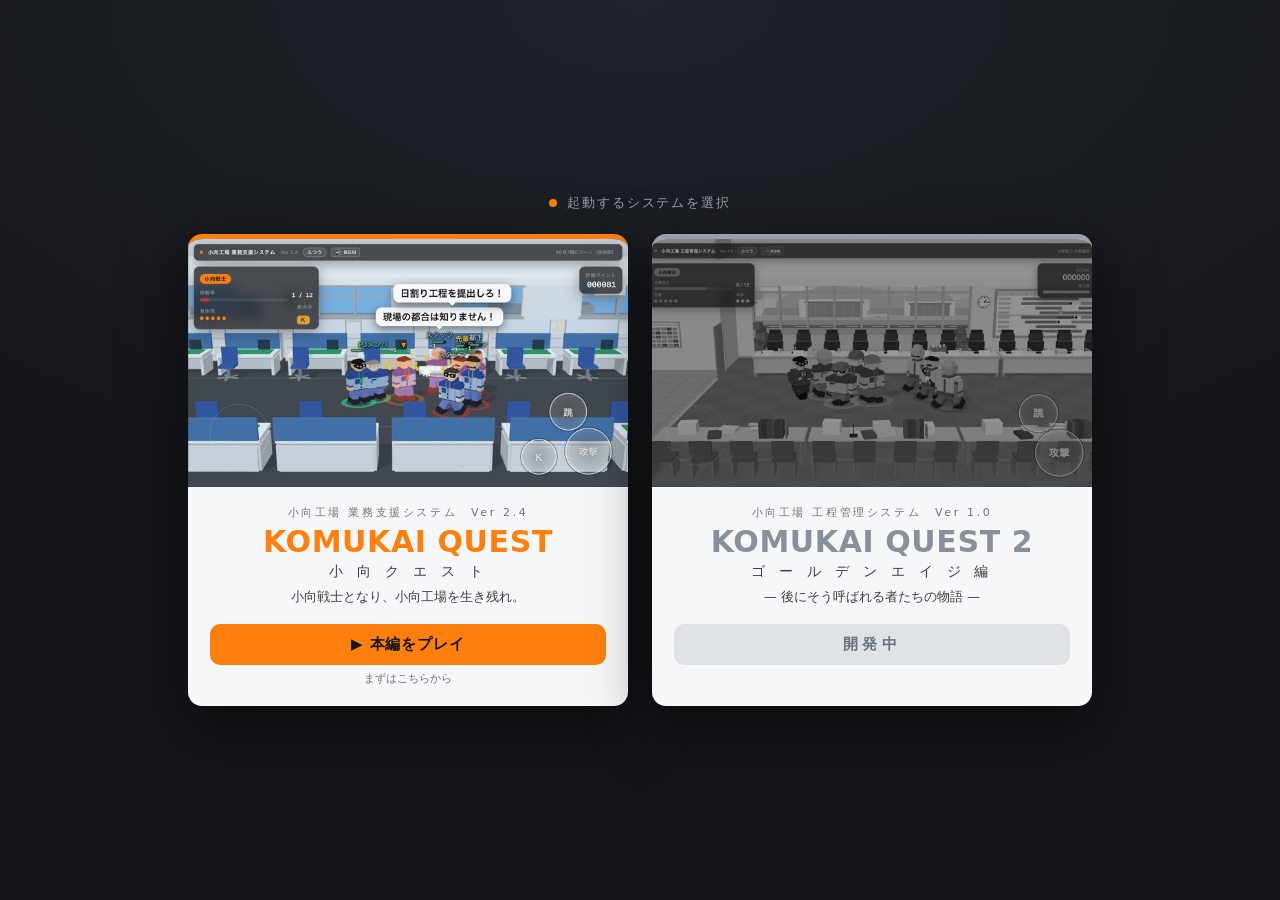
<file: ios/launcher/index.html>
<!doctype html>
<html lang="ja" data-app="1">
<head>
<meta charset="utf-8">
<meta name="viewport" content="width=device-width, initial-scale=1, viewport-fit=cover, user-scalable=no">
<title>小向クエスト — 作品の選択</title>
<style>
  /* アプリを開いたときの最初の画面。2作品を選ぶだけ。
     見た目は両作品のタイトル画面の「社内システムの書類」をそのまま2枚並べたもの。
     文言も各タイトル画面にある言葉だけを使い、新しく作らない。 */
  :root{
    --bg:#15171a; --ink:#f0f3f5; --sub:#9aa0a8; --accent:#ff7f0e;
    --paper:#f6f7f9; --paper-ink:#1b1e23; --paper-sub:#6c737c; --line:#d3d8dd;
    color-scheme:dark;
  }
  *{box-sizing:border-box;margin:0;padding:0;-webkit-tap-highlight-color:transparent}
  html,body{height:100%;overflow:hidden;background:var(--bg);color:var(--ink);
    font-family:system-ui,-apple-system,"Hiragino Kaku Gothic ProN",sans-serif;
    -webkit-user-select:none;user-select:none;-webkit-touch-callout:none}
  body{
    /* 切り欠き（Dynamic Island）と角丸をよける */
    padding:max(14px, env(safe-area-inset-top)) max(18px, env(safe-area-inset-right))
            max(14px, env(safe-area-inset-bottom)) max(18px, env(safe-area-inset-left));
    display:flex;flex-direction:column;align-items:center;justify-content:center;gap:clamp(10px,3.2vh,22px);
    /* background の一括指定は色を透明に戻してしまい、下端に継ぎ目が出る。色と繰り返しを明示する */
    background:var(--bg) radial-gradient(120% 90% at 50% 0%, #1f232a 0%, var(--bg) 62%) no-repeat;
  }
  .head{display:flex;align-items:center;gap:10px;font-size:clamp(11px,2.1vh,13px);
    color:var(--sub);letter-spacing:.14em}
  .head .dot{width:8px;height:8px;border-radius:999px;background:var(--accent);flex:0 0 auto}
  .cards{display:flex;gap:clamp(12px,2.4vw,24px);width:100%;max-width:960px;justify-content:center}
  .card{flex:1 1 0;min-width:0;max-width:440px;display:flex;flex-direction:column;
    text-decoration:none;color:var(--paper-ink);background:var(--paper);
    border-radius:14px;border-top:5px solid var(--accent);
    box-shadow:0 20px 60px rgba(0,0,0,.55);overflow:hidden;
    transition:transform .08s ease, box-shadow .08s ease}
  .card:active{transform:translateY(2px) scale(.995);box-shadow:0 10px 30px rgba(0,0,0,.55)}
  .card:focus-visible{outline:3px solid var(--accent);outline-offset:3px}
  /* 画面写真。無ければ消えるだけ（文字だけでも選べる） */
  .shot{width:100%;aspect-ratio:16/9;max-height:34vh;object-fit:cover;display:block;background:#0c0e11}
  .body{padding:clamp(10px,2.6vh,18px) clamp(14px,2.4vw,22px) clamp(12px,3vh,20px);
    display:flex;flex-direction:column;align-items:center;text-align:center;gap:clamp(3px,.9vh,6px)}
  .eyebrow{font-size:clamp(9px,1.7vh,11px);letter-spacing:.24em;color:var(--paper-sub)}
  h2{font-size:clamp(18px,4.6vh,30px);color:var(--accent);letter-spacing:.02em;line-height:1.05;font-weight:800}
  .jp{font-size:clamp(11px,2.2vh,14px);letter-spacing:.34em;color:#3a3f46}
  .lead{font-size:clamp(10px,2vh,13px);color:#3a3f46;line-height:1.6}
  .go{margin-top:clamp(4px,1.4vh,10px);display:block;width:100%;
    font-weight:700;font-size:clamp(12px,2.4vh,15px);letter-spacing:.06em;
    background:var(--accent);color:#15171a;border-radius:10px;padding:clamp(7px,1.8vh,11px) 0}
  .note{font-size:clamp(9px,1.7vh,11px);color:var(--paper-sub)}
  /* まだ選べない作品（開発中）。押しても何も起きない。色を落とし、ボタンの代わりに「開発中」と出す */
  .card.locked{pointer-events:none;border-top-color:#9aa0a8}
  .card.locked .shot{filter:grayscale(1) brightness(.62)}
  .card.locked h2{color:#8a9099}
  .card.locked .go{background:#dfe3e7;color:#6c737c;letter-spacing:.3em}
  /* とても低い画面（横向きの小さい iPhone）では写真を省いて文字だけにする */
  @media (max-height:340px){ .shot{display:none} }
</style>
</head>
<body>
  <div class="head"><span class="dot"></span>起動するシステムを選択</div>
  <div class="cards">
    <a class="card" id="pick1" href="../game3d/index.html?app=1" data-game="game3d">
      <img class="shot" src="shot1.jpg" alt="" onerror="this.remove()">
      <div class="body">
        <div class="eyebrow">小向工場 業務支援システム　Ver 2.4</div>
        <h2>KOMUKAI QUEST</h2>
        <div class="jp">小 向 ク エ ス ト</div>
        <p class="lead">小向戦士となり、小向工場を生き残れ。</p>
        <span class="go">▶ 本編をプレイ</span>
        <span class="note">まずはこちらから</span>
      </div>
    </a>
    <!-- ゴールデンエイジ編は、アプリではまだ選べない（本人の指示 2026-11-14。中身はアプリに入れたまま、選択画面で「開発中」）。
         開けるときは、この div を <a class="card" id="pick2" href="../game2-3d/index.html?app=1" data-game="game2-3d"> に戻して
         locked と aria-disabled を外し、ボタンを「▶ ゴールデンエイジ編をプレイ」、その下に
         <span class="note">前日譚・本編クリア後がおすすめ</span> を戻す。 -->
    <div class="card locked" id="pick2" data-game="game2-3d" aria-disabled="true">
      <img class="shot" src="shot2.jpg" alt="" onerror="this.remove()">
      <div class="body">
        <div class="eyebrow">小向工場 工程管理システム　Ver 1.0</div>
        <h2>KOMUKAI QUEST 2</h2>
        <div class="jp">ゴ ー ル デ ン エ イ ジ 編</div>
        <p class="lead">— 後にそう呼ばれる者たちの物語 —</p>
        <span class="go">開発中</span>
      </div>
    </div>
  </div>
</body>
</html>
</file>
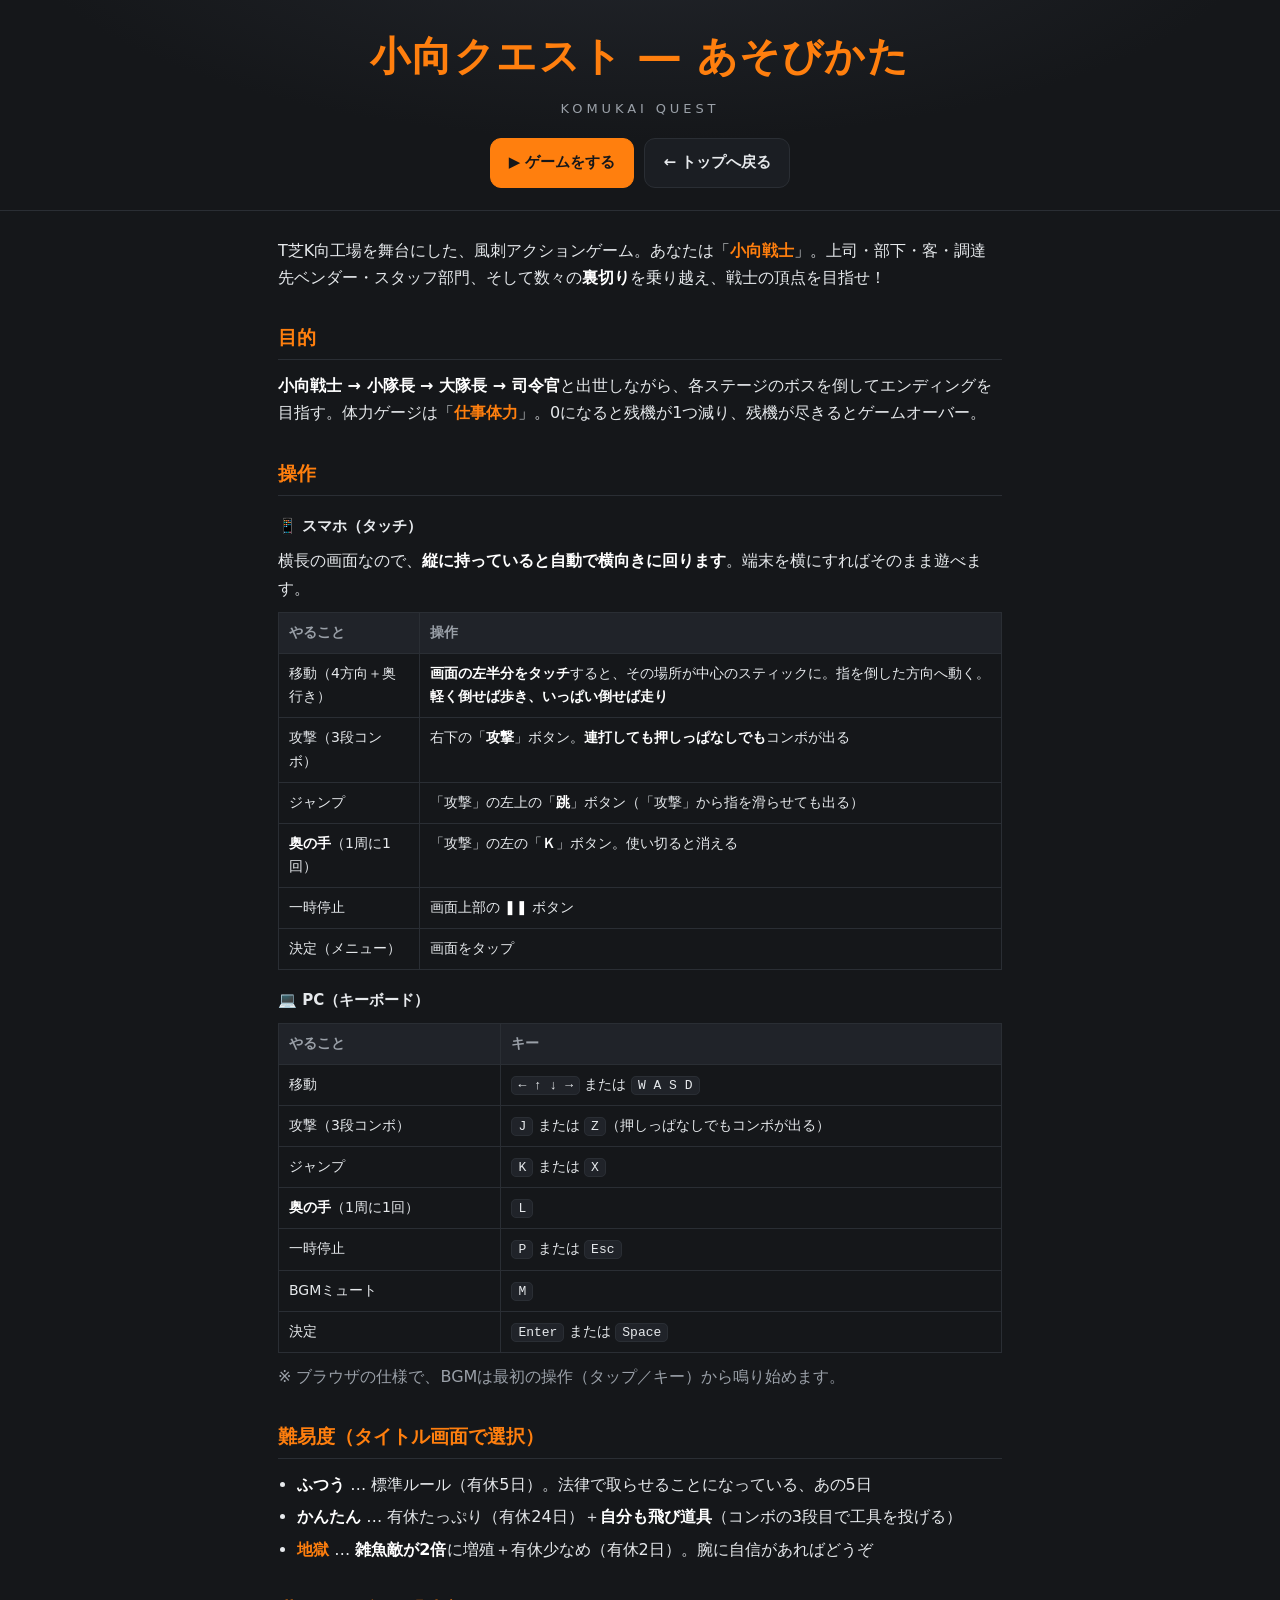
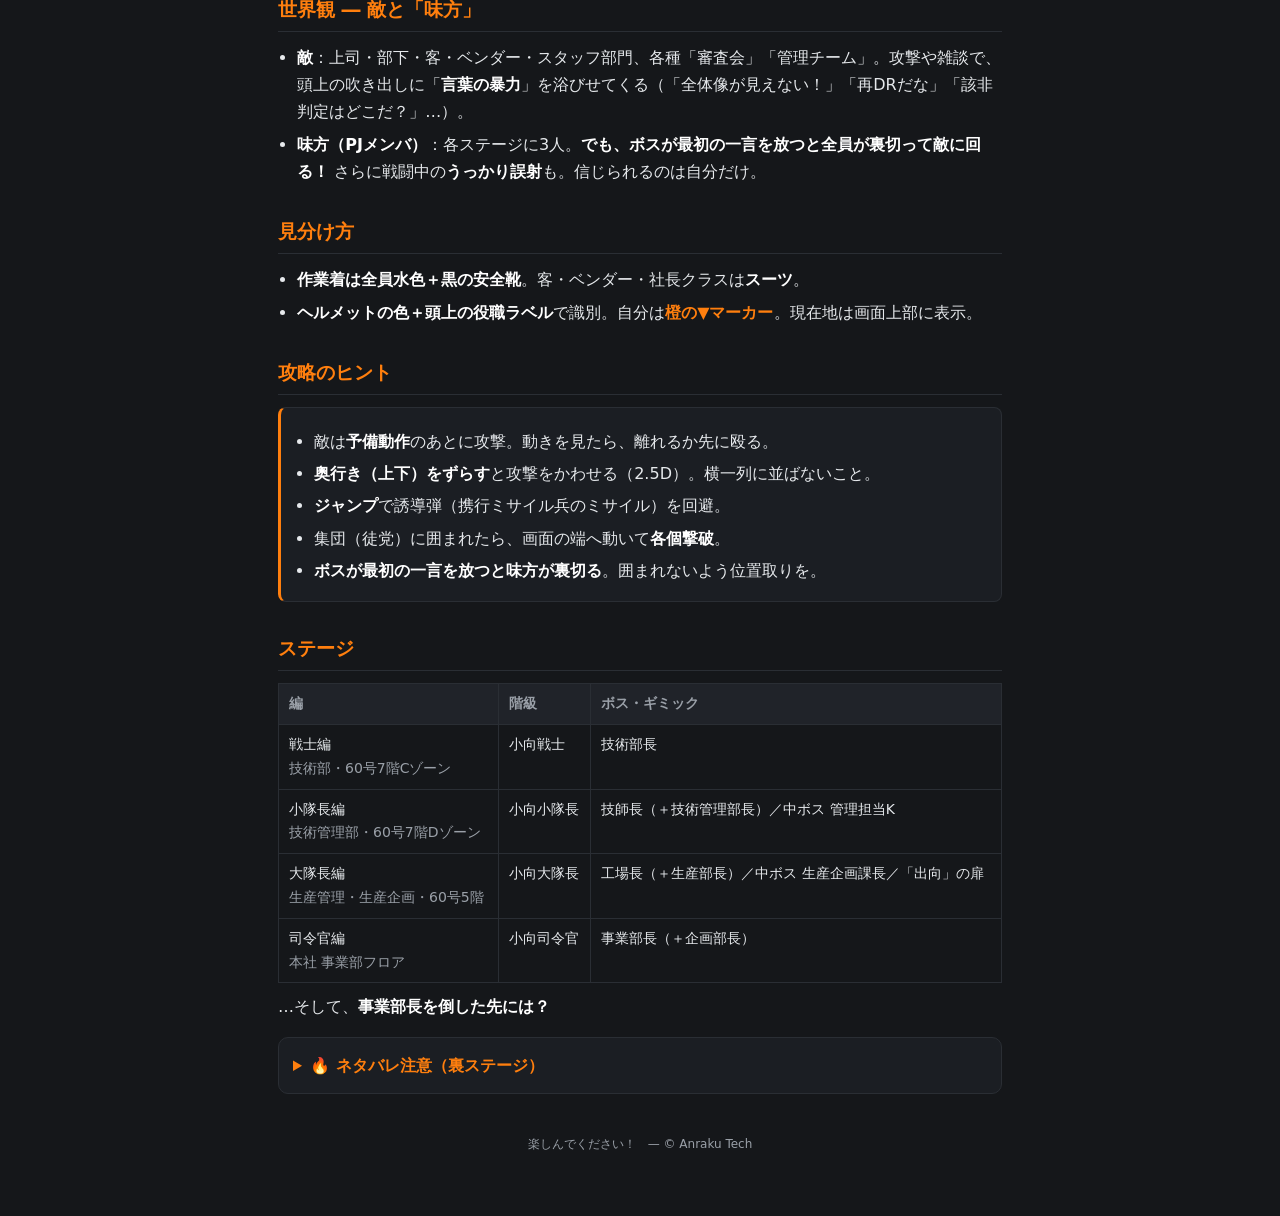
<file: あそびかた.html>
<!DOCTYPE html>
<html lang="ja">
<head>
  <meta charset="UTF-8" />
  <meta name="viewport" content="width=device-width, initial-scale=1.0, viewport-fit=cover" />
  <title>あそびかた — 小向クエスト</title>
  <style>
    :root { --bg:#15171a; --card:#1b1e23; --ink:#e6e9ec; --sub:#9aa0a8; --accent:#ff7f0e; --line:#2a2e34; }
    * { box-sizing:border-box; margin:0; padding:0; }
    body {
      background:var(--bg); color:var(--ink);
      font-family: system-ui, -apple-system, "Hiragino Kaku Gothic ProN", sans-serif;
      line-height:1.7; padding:0 0 64px;
    }
    .wrap { max-width:760px; margin:0 auto; padding:0 18px; }
    header {
      padding:calc(env(safe-area-inset-top) + 22px) 18px 22px; text-align:center;
      border-bottom:1px solid var(--line); margin-bottom:26px;
      background:radial-gradient(900px 320px at 50% -40%, #23262c 0%, var(--bg) 70%);
    }
    header h1 { color:var(--accent); font-size:clamp(26px,7vw,40px); letter-spacing:.04em; }
    header .jp { color:var(--sub); letter-spacing:.3em; margin-top:8px; font-size:13px; }
    .topbtns { display:flex; gap:10px; justify-content:center; margin-top:18px; flex-wrap:wrap; }
    a.btn { text-decoration:none; font-weight:700; padding:11px 18px; border-radius:11px; border:1px solid var(--line); font-size:15px; }
    a.play { background:var(--accent); color:#15171a; border-color:var(--accent); }
    a.back { background:var(--card); color:var(--ink); }
    h2 { color:var(--accent); font-size:19px; margin:30px 0 12px; padding-bottom:6px; border-bottom:1px solid var(--line); }
    h3 { font-size:15px; margin:18px 0 8px; color:var(--ink); }
    p, li { color:var(--ink); }
    .sub { color:var(--sub); }
    ul { margin:8px 0 8px 1.2em; } li { margin:5px 0; }
    table { width:100%; border-collapse:collapse; margin:10px 0; font-size:14px; }
    th, td { border:1px solid var(--line); padding:8px 10px; text-align:left; vertical-align:top; }
    th { background:#202329; color:var(--sub); white-space:nowrap; }
    code, kbd { background:#202329; border:1px solid var(--line); border-radius:5px; padding:1px 6px; font-size:13px; }
    .tip { background:var(--card); border:1px solid var(--line); border-left:3px solid var(--accent); border-radius:8px; padding:12px 14px; margin:12px 0; }
    b, strong { color:#fff; }
    .accent { color:var(--accent); }
    details { background:var(--card); border:1px solid var(--line); border-radius:10px; padding:6px 14px; margin:16px 0; }
    details summary { cursor:pointer; font-weight:700; color:var(--accent); padding:8px 0; }
    details[open] summary { border-bottom:1px solid var(--line); margin-bottom:10px; }
    footer { text-align:center; color:var(--sub); font-size:12px; margin-top:40px; }
    a { color:var(--accent); }
  </style>
</head>
<body>
  <header>
    <h1>小向クエスト ― あそびかた</h1>
    <div class="jp">KOMUKAI QUEST</div>
    <div class="topbtns">
      <a class="btn play" href="game/">▶ ゲームをする</a>
      <a class="btn back" href="./">← トップへ戻る</a>
    </div>
  </header>

  <main class="wrap">
    <p>T芝K向工場を舞台にした、風刺アクションゲーム。あなたは「<b class="accent">小向戦士</b>」。上司・部下・客・調達先ベンダー・スタッフ部門、そして数々の<b>裏切り</b>を乗り越え、戦士の頂点を目指せ！</p>

    <h2>目的</h2>
    <p><b>小向戦士 → 小隊長 → 大隊長 → 司令官</b>と出世しながら、各ステージのボスを倒してエンディングを目指す。体力ゲージは「<b class="accent">仕事体力</b>」。0になると残機が1つ減り、残機が尽きるとゲームオーバー。</p>

    <h2>操作</h2>
    <h3>📱 スマホ（タッチ）</h3>
    <p>横長の画面なので、<b>縦に持っていると自動で横向きに回ります</b>。端末を横にすればそのまま遊べます。</p>
    <table>
      <tr><th>やること</th><th>操作</th></tr>
      <tr><td>移動（4方向＋奥行き）</td><td><b>画面の左半分をタッチ</b>すると、その場所が中心のスティックに。指を倒した方向へ動く。<b>軽く倒せば歩き、いっぱい倒せば走り</b></td></tr>
      <tr><td>攻撃（3段コンボ）</td><td>右下の「<b>攻撃</b>」ボタン。<b>連打しても押しっぱなしでも</b>コンボが出る</td></tr>
      <tr><td>ジャンプ</td><td>「攻撃」の左上の「<b>跳</b>」ボタン（「攻撃」から指を滑らせても出る）</td></tr>
      <tr><td><b>奥の手</b>（1周に1回）</td><td>「攻撃」の左の「<b>Ｋ</b>」ボタン。使い切ると消える</td></tr>
      <tr><td>一時停止</td><td>画面上部の <b>❚❚</b> ボタン</td></tr>
      <tr><td>決定（メニュー）</td><td>画面をタップ</td></tr>
    </table>
    <h3>💻 PC（キーボード）</h3>
    <table>
      <tr><th>やること</th><th>キー</th></tr>
      <tr><td>移動</td><td><kbd>← ↑ ↓ →</kbd> または <kbd>W A S D</kbd></td></tr>
      <tr><td>攻撃（3段コンボ）</td><td><kbd>J</kbd> または <kbd>Z</kbd>（押しっぱなしでもコンボが出る）</td></tr>
      <tr><td>ジャンプ</td><td><kbd>K</kbd> または <kbd>X</kbd></td></tr>
      <tr><td><b>奥の手</b>（1周に1回）</td><td><kbd>L</kbd></td></tr>
      <tr><td>一時停止</td><td><kbd>P</kbd> または <kbd>Esc</kbd></td></tr>
      <tr><td>BGMミュート</td><td><kbd>M</kbd></td></tr>
      <tr><td>決定</td><td><kbd>Enter</kbd> または <kbd>Space</kbd></td></tr>
    </table>
    <p class="sub">※ ブラウザの仕様で、BGMは最初の操作（タップ／キー）から鳴り始めます。</p>

    <h2>難易度（タイトル画面で選択）</h2>
    <ul>
      <li><b>ふつう</b> … 標準ルール（有休5日）。法律で取らせることになっている、あの5日</li>
      <li><b>かんたん</b> … 有休たっぷり（有休24日）＋<b>自分も飛び道具</b>（コンボの3段目で工具を投げる）</li>
      <li><b class="accent">地獄</b> … <b>雑魚敵が2倍</b>に増殖＋有休少なめ（有休2日）。腕に自信があればどうぞ</li>
    </ul>

    <h2>世界観 ― 敵と「味方」</h2>
    <ul>
      <li><b>敵</b>：上司・部下・客・ベンダー・スタッフ部門、各種「審査会」「管理チーム」。攻撃や雑談で、頭上の吹き出しに「<b>言葉の暴力</b>」を浴びせてくる（「全体像が見えない！」「再DRだな」「該非判定はどこだ？」…）。</li>
      <li><b>味方（PJメンバ）</b>：各ステージに3人。<b>でも、ボスが最初の一言を放つと全員が裏切って敵に回る！</b> さらに戦闘中の<b>うっかり誤射</b>も。信じられるのは自分だけ。</li>
    </ul>

    <h2>見分け方</h2>
    <ul>
      <li><b>作業着は全員水色＋黒の安全靴</b>。客・ベンダー・社長クラスは<b>スーツ</b>。</li>
      <li><b>ヘルメットの色＋頭上の役職ラベル</b>で識別。自分は<b class="accent">橙の▼マーカー</b>。現在地は画面上部に表示。</li>
    </ul>

    <h2>攻略のヒント</h2>
    <div class="tip">
      <ul style="margin-bottom:0">
        <li>敵は<b>予備動作</b>のあとに攻撃。動きを見たら、離れるか先に殴る。</li>
        <li><b>奥行き（上下）をずらす</b>と攻撃をかわせる（2.5D）。横一列に並ばないこと。</li>
        <li><b>ジャンプ</b>で誘導弾（携行ミサイル兵のミサイル）を回避。</li>
        <li>集団（徒党）に囲まれたら、画面の端へ動いて<b>各個撃破</b>。</li>
        <li><b>ボスが最初の一言を放つと味方が裏切る</b>。囲まれないよう位置取りを。</li>
      </ul>
    </div>

    <h2>ステージ</h2>
    <table>
      <tr><th>編</th><th>階級</th><th>ボス・ギミック</th></tr>
      <tr><td>戦士編<br><span class="sub">技術部・60号7階Cゾーン</span></td><td>小向戦士</td><td>技術部長</td></tr>
      <tr><td>小隊長編<br><span class="sub">技術管理部・60号7階Dゾーン</span></td><td>小向小隊長</td><td>技師長（＋技術管理部長）／中ボス 管理担当K</td></tr>
      <tr><td>大隊長編<br><span class="sub">生産管理・生産企画・60号5階</span></td><td>小向大隊長</td><td>工場長（＋生産部長）／中ボス 生産企画課長／「出向」の扉</td></tr>
      <tr><td>司令官編<br><span class="sub">本社 事業部フロア</span></td><td>小向司令官</td><td>事業部長（＋企画部長）</td></tr>
    </table>
    <p>…そして、<b>事業部長を倒した先には？</b></p>

    <details>
      <summary>🔥 ネタバレ注意（裏ステージ）</summary>
      <p>事業部長を倒すと、<b>業火に包まれた60号7階Aゾーン</b>へ突入。まず<b>Y下5人衆（N村・K目・S田・H本・H野）</b>が立ちはだかり、しばらくすると常軌を逸したパワハラを吐く<b class="accent">魔王Y下</b>が降りてくる。5人衆を倒しきる前に降りてくるので、メテオの降る中での乱戦になる（メテオは<b>味方も巻き込む</b>）。魔王を倒せば真エンディング。N村＝生産企画課長、K目＝管理担当Kの再登場。S田・H本は攻撃してこないが体力多めの“壁役”、H野は足が速いぶん脆い。</p>
    </details>

    <footer>楽しんでください！　— © Anraku Tech</footer>
  </main>
</body>
</html>
</file>
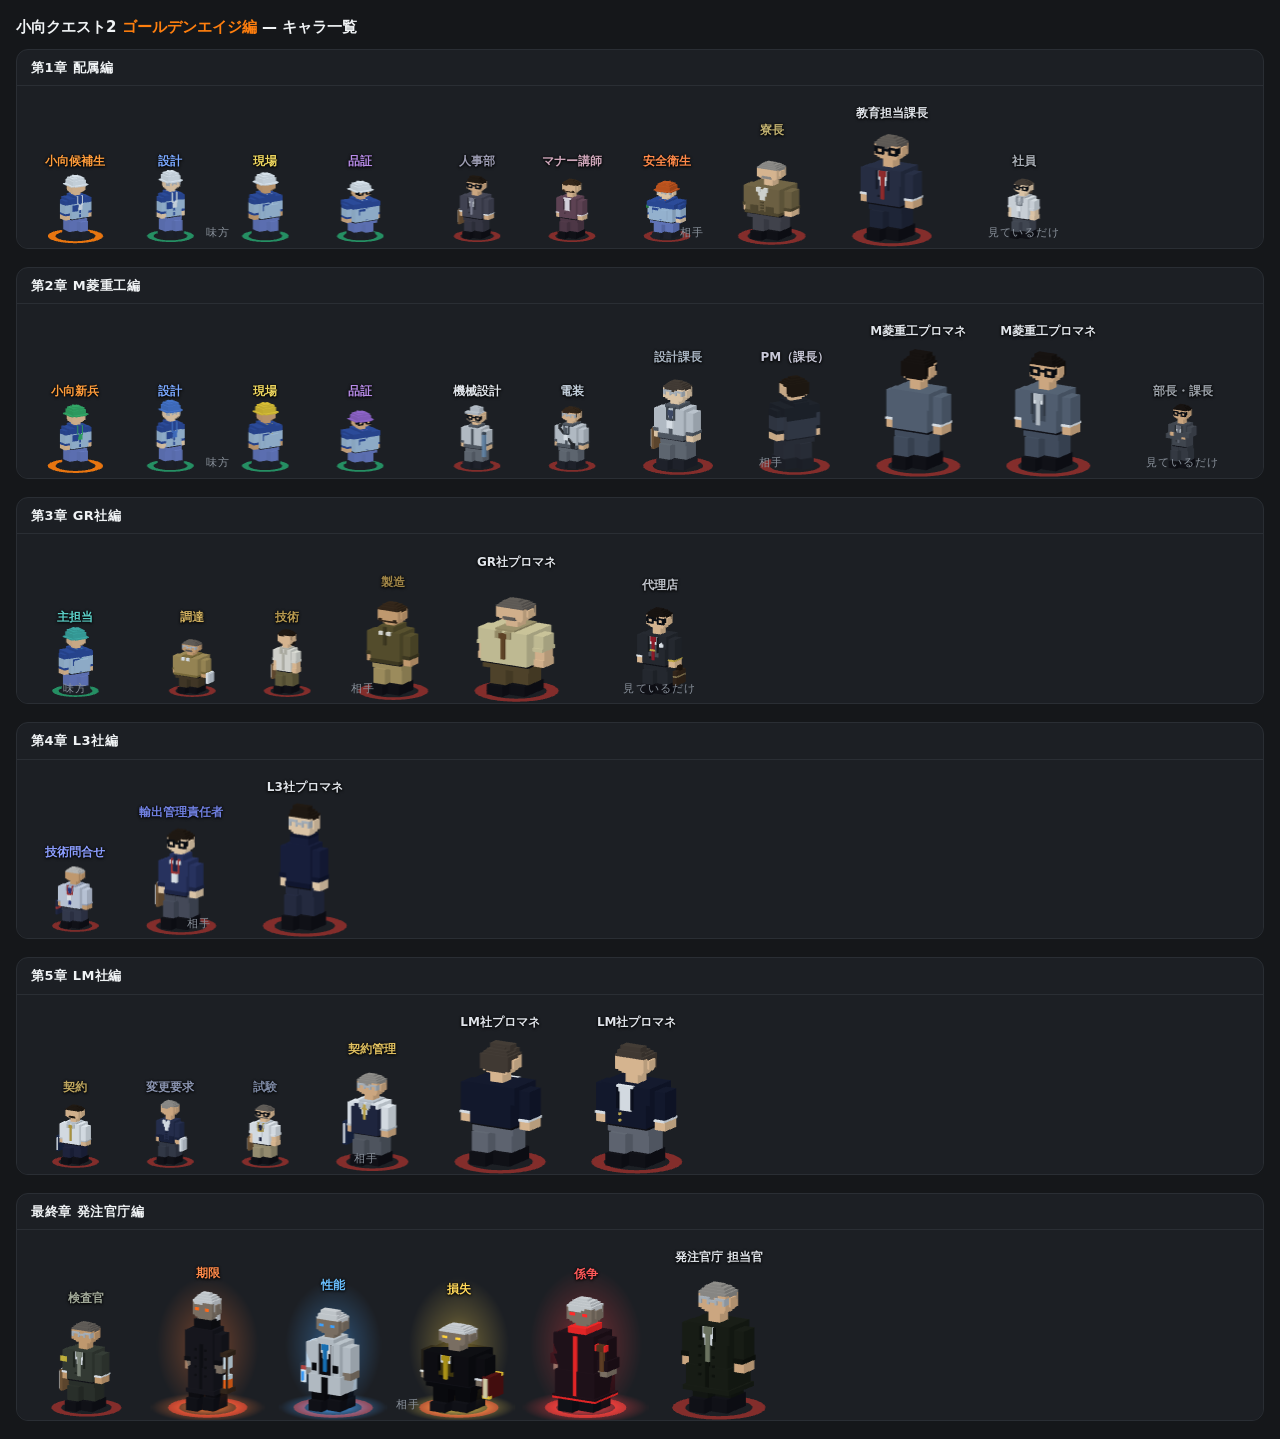
<file: game2-3d/cast.html>
<!doctype html>
<html lang="ja">
<head>
<meta charset="utf-8">
<meta name="viewport" content="width=device-width, initial-scale=1">
<title>続編キャラ一覧</title>
<!--
  開発用: ゴールデンエイジ編の3Dキャラ（37種）を、章ごと・陣営ごとに並べて見るページ。
  描画はゲーム本体と同じエンジン（game3d/src/render3d.js）とキャラの定義（game2-3d/src/chars2.js）を
  そのまま使うので、ここで見える形・色・向き・持ち物・光る目はゲームの中と同じになる。
  1回描いて止まる（毎フレーム描き直さない）ので、ヘッドレスのブラウザでもそのまま撮れる。
  文字は役職名と章の名前だけ（公開されても害が無いように）。
  ?ch=1..6 … その章の段だけを出す
  ?atk=1   … 全員が殴りかかった瞬間で止める（得物と前腕の色を確かめる）
-->
<style>
  :root { color-scheme: dark; --bg: #15171a; --card: #1c1f24; --line: #2a2e34; --ink: #f0f3f5; --sub: #8a929c; --accent: #ff7f0e; }
  * { box-sizing: border-box; }
  body { margin: 0; background: var(--bg); color: var(--ink);
         font: 13px/1.5 system-ui, -apple-system, "Hiragino Sans", sans-serif; }
  h1 { font-size: 15px; margin: 16px 16px 2px; }
  h1 b { color: var(--accent); }
  .row { position: relative; margin: 10px 16px 18px; background: var(--card);
         border: 1px solid var(--line); border-radius: 12px; overflow: hidden; }
  .row h2 { margin: 0; padding: 8px 14px; font-size: 13px; font-weight: 700; letter-spacing: .04em;
            border-bottom: 1px solid var(--line); }
  .row canvas { display: block; width: 100%; height: auto; }
  .pic { position: relative; }
  .tags { position: absolute; inset: 0; pointer-events: none; }
  .tag { position: absolute; transform: translate(-50%, -100%); white-space: nowrap;
         font: 700 12px/1 system-ui, sans-serif; text-shadow: 0 1px 3px #000, 0 0 2px #000; }
  .side { position: absolute; transform: translateX(-50%); bottom: 6px; white-space: nowrap;
          font-size: 11px; color: var(--sub); letter-spacing: .1em; }
  /* 描画エンジンが探す要素。ゲームの画面は使わないので見えない場所に置く */
  #stage { position: absolute; left: -10000px; top: 0; width: 960px; height: 540px; overflow: hidden; }
</style>
</head>
<body>
<div id="stage"><canvas id="c3d"></canvas><div id="labels"></div><div id="flash"></div></div>
<h1>小向クエスト2 <b>ゴールデンエイジ編</b> — キャラ一覧</h1>
<main id="rows"></main>

<script type="module">
import {
  THREE, renderer, scene, setStage, setGame, setLighting, syncEntities, syncWeapons, sun, fill, wx, wy, wz,
} from '../game3d/src/render3d.js';
import { registerPalettes, registerTypeMeta, TYPE_LABEL } from '../game/src/sprites.js';
import { Char } from '../game/src/entities.js';
import { playMid } from '../game/src/config.js';
import { CHAPTERS, PALETTES2, LABELS2, COLORS2, UNIT_TYPES2, defFor2 } from '../game2/src/stages2.js';
import { registerChars2, PALETTES2_3D } from './src/chars2.js';

// ゲーム本体（main2-3d.js）と同じ順で登録する
registerPalettes(PALETTES2);
registerTypeMeta(LABELS2, COLORS2);
registerChars2();

// 段の並び。side: 味方（ally）／相手（enemy）／見ているだけ（mob）。
// turned … 「こちらを見ようともしない」プロマネの、振り向いたあとの姿（faceLock を外す）
const ROWS = [
  { ch: 1, player: 'p2_shinjin', groups: [
    ['ally',  ['p2_shinjin', 'douki_sekkei', 'douki_genba', 'douki_hinsho']],
    ['enemy', ['jinji', 'manner', 'anzen', 'ryocho', 'kyoiku']],
    ['mob',   ['tsukou']],
  ] },
  { ch: 2, player: 'p2_haizoku', groups: [
    ['ally',  ['p2_haizoku', 'douki_sekkei', 'douki_genba', 'douki_hinsho']],
    ['enemy', ['m_kikai', 'm_denso', 'm_sekkei', 'pm', 'm_pm', 'm_pm:turned']],
    ['mob',   ['chukan']],
  ] },
  { ch: 3, player: 'p2_haizoku', groups: [
    ['ally',  ['shutantou']],
    ['enemy', ['gr_chotatsu', 'gr_gijutsu', 'gr_seizo', 'gr_pm']],
    ['mob',   ['dairiten']],
  ] },
  { ch: 4, player: 'p2_haizoku', groups: [
    ['enemy', ['l3_toiawase', 'l3_yushutsu', 'l3_pm']],
  ] },
  { ch: 5, player: 'p2_haizoku', groups: [
    ['enemy', ['lm_keiyaku', 'lm_cr', 'lm_shiken', 'lm_kanri', 'lm_pm', 'lm_pm:turned']],
  ] },
  { ch: 6, player: 'p2_haizoku', groups: [
    ['enemy', ['kensakan', 'kishi_kigen', 'kishi_seinou', 'kishi_sonshitsu', 'kishi_keisou', 'kancho_pm']],
  ] },
];
const SIDE = { ally: '味方', enemy: '相手', mob: '見ているだけ' };
// 名札。役職名だけ（主人公は章の等級、ボスは役職の名前）
const labelOf = (type, ch) => (type.startsWith('p2_') ? CHAPTERS[ch - 1].playerRank
  : (LABELS2[type] || TYPE_LABEL[type] || UNIT_TYPES2[type].name));
// 主人公は種別の表（UNIT_TYPES2）に無い（ゲームでは Stage が作る自機）。並べるためだけの定義
const defOf = (type) => (type.startsWith('p2_')
  ? { ...defFor2('douki_sekkei'), sprite: type, name: '', taunts: null } : defFor2(type));

setLighting(false);                 // 室内の照明（ゲームの会議室・執務室と同じ）
scene.background = new THREE.Color('#1c1f24');
setGame({ state: 'playing' });

const only = parseInt(new URLSearchParams(location.search).get('ch') || '0', 10);
const atk = new URLSearchParams(location.search).get('atk') === '1';
const host = document.getElementById('rows');
const W = Math.min(1280, Math.max(640, innerWidth - 32));
// 全段で同じ縮尺にする（章をまたいで大きさを比べられるように）。いちばん横に長い段が収まる倍率
const gap = (t) => 7 + 6 * (defOf(t.split(':')[0]).scale || 1);
const spanOf = (row) => row.groups.reduce((a, [, ts]) => a + ts.reduce((b, t) => b + 2 * gap(t), 0) + 6, 0);
const K = W / (Math.max(...ROWS.map(spanOf)) + 6);   // 1ワールド単位あたりの px

for (const row of ROWS) {
  if (only && row.ch !== only) continue;
  // 1段ぶんのキャラを作る。間隔は体格（scale）に合わせて空ける
  const ents = [], marks = [];
  let x = 3, maxH = 0;
  for (const [side, types] of row.groups) {
    const x0 = x;
    for (const t of types) {
      const [type, mode] = t.split(':');
      const def = defOf(type);
      const s = def.scale || 1;
      x += gap(t);
      const c = new Char(x * 3, playMid(), { ...def, team: side === 'ally' ? 'ally' : side === 'enemy' ? 'enemy' : 'mob' });
      // 味方は右向き、相手は左向き（ゲームの中で主人公に向かってくる向き）
      c.facing = side === 'ally' ? 1 : -1;
      // 振り向く前のプロマネ（bossFaceLock）。ゲームと同じく faceLock=-1 にしておく
      if (PALETTES2_3D[type].faceAway === 'locked' && mode !== 'turned') c.faceLock = -1;
      ents.push(c);
      marks.push({ c, label: labelOf(type, row.ch), type });
      maxH = Math.max(maxH, 19 * s * (PALETTES2_3D[type].bodyH || 1));
      x += gap(t);
    }
    marks.push({ side: SIDE[side], x0, x1: x });
    x += 6;
  }
  // 自機。第1章は研修生（同期の着替えは自機の格好で決まる）。並びに入れていない段では
  // 画面の左の外に置く（振り向く前のプロマネは自機から顔を背けるので、自機の位置が要る）
  let player = ents.find((c) => c.spriteKey === row.player);
  if (!player) { player = new Char(-300, playMid(), { ...defFor2('douki_sekkei'), team: 'ally' }); player.spriteKey = row.player; player.alive = false; }
  setStage({ entities: ents, player, projectiles: [], boss: null, bossStarted: false, data: CHAPTERS[row.ch - 1] });
  syncEntities(1 / 60);   // リグを作って立ち姿に置く
  if (atk) {               // 見ているだけの人は殴らない
    for (const c of ents) if (c.team !== 'mob' && c.alive) { c.attackActive = true; c.attack = { hitSet: new Set() }; }
    syncWeapons();
  }

  // この段だけを写す平行投影のカメラ。ゲームのカメラと同じくらい上から見下ろす。
  // 左端をそろえ、全段同じ縮尺（K）で写す。x はワールド座標（キャラは x*3 のゲーム座標に置いた）
  const viewH = maxH + 12, H = Math.round(viewH * K);
  const halfW = W / K / 2, cx = halfW;
  const cam = new THREE.OrthographicCamera(-halfW, halfW, viewH / 2, -viewH / 2, 1, 2000);
  const ang = 0.26;   // 約15°（ゲームの CAM の高さと距離から）
  const cy = viewH / 2 - 2.5;
  cam.position.set(cx, cy + 400 * Math.sin(ang), 400 * Math.cos(ang));
  cam.lookAt(cx, cy, 0);
  sun.position.set(cx - 60, 120, 80); sun.target.position.set(cx, 0, 0);
  fill.position.set(cx + 20, 34, 120); fill.target.position.set(cx, 8, 0);

  renderer.setPixelRatio(Math.min(devicePixelRatio || 1, 2));
  renderer.setSize(W, H, false);
  renderer.render(scene, cam);

  // 2Dのキャンバスへ写し取る（WebGL の画面は次の段で描き直すため）
  const card = document.createElement('section');
  card.className = 'row';
  const h2 = document.createElement('h2');
  h2.textContent = CHAPTERS[row.ch - 1].name;
  const cv = document.createElement('canvas');
  cv.width = renderer.domElement.width; cv.height = renderer.domElement.height;
  cv.getContext('2d').drawImage(renderer.domElement, 0, 0);
  const pic = document.createElement('div');
  pic.className = 'pic';
  const tags = document.createElement('div');
  tags.className = 'tags';
  pic.append(cv, tags);
  card.append(h2, pic);
  host.append(card);

  // 名札と陣営の見出し（頭上の点を投影して重ねる）
  const v = new THREE.Vector3();
  const toPx = (px, py, pz) => { v.set(px, py, pz).project(cam); return { x: (v.x * 0.5 + 0.5) * 100, y: (-v.y * 0.5 + 0.5) * 100 }; };
  for (const m of marks) {
    const el = document.createElement('div');
    if (m.c) {
      const s = (m.c.scale || 3) / 3;
      const p = toPx(wx(m.c.x), wy(0) + 19.5 * s * (PALETTES2_3D[m.type].bodyH || 1), wz(m.c.y));
      el.className = 'tag';
      el.textContent = m.label;
      el.style.color = COLORS2[m.type] || (m.type.startsWith('p2_') ? '#ff9d3c' : '#e0e4ea');
      el.style.left = p.x + '%'; el.style.top = p.y + '%';
    } else {
      const p = toPx(wx((m.x0 + m.x1) / 2 * 3), 0, 0);
      el.className = 'side';
      el.textContent = m.side;
      el.style.left = p.x + '%';
    }
    tags.append(el);
  }
}
document.documentElement.dataset.ready = '1';
</script>
</body>
</html>
</file>
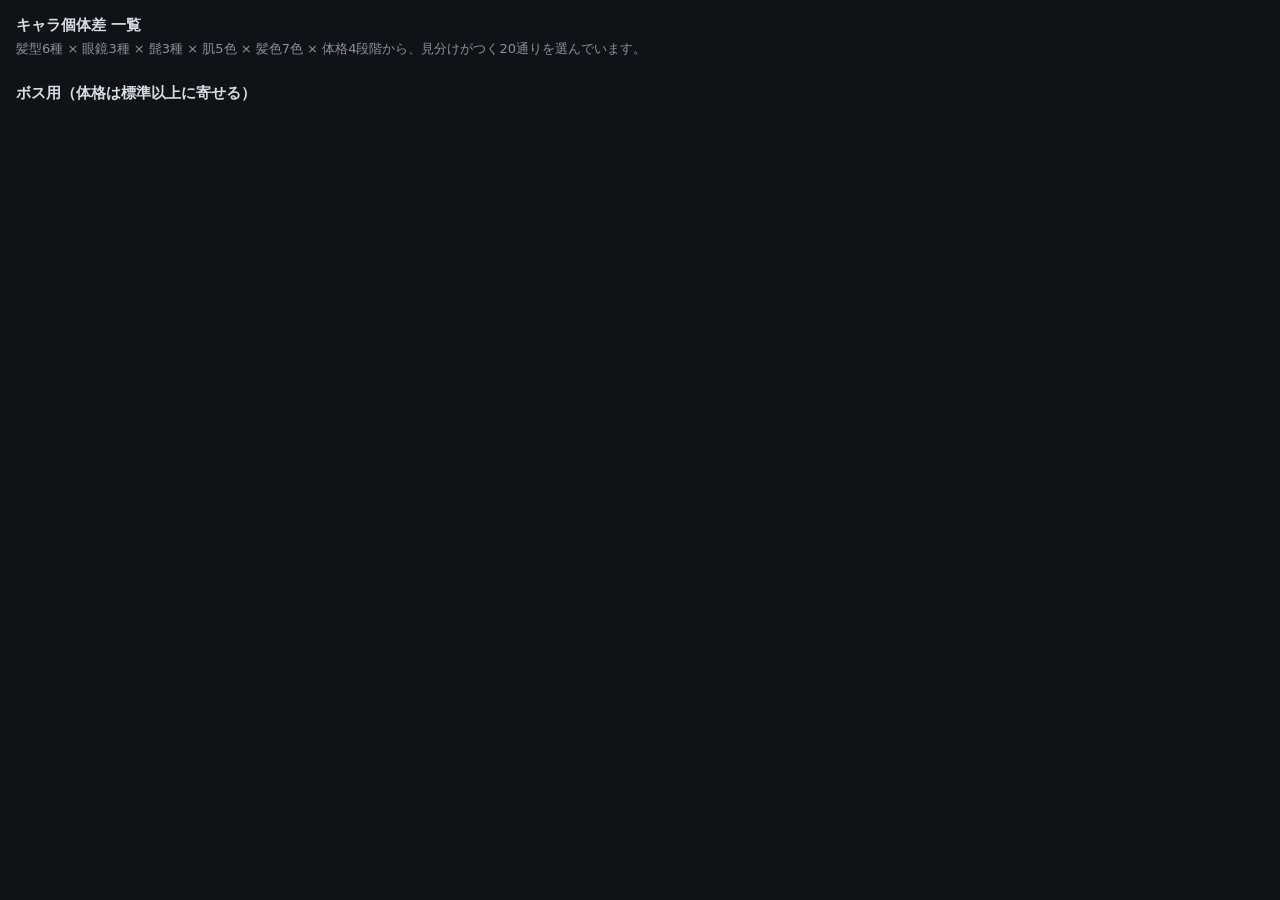
<file: game3d/models.html>
<!doctype html>
<meta charset="utf-8">
<title>キャラ個体差 一覧</title>
<!--
  個体差（APPEARANCES）を一覧で確認するための開発用ページ。
  ゲーム本体と違って毎フレーム描き直さないので、重い環境でも開ける。
-->
<style>
  :root { color-scheme: dark; }
  body { margin: 0; background: #0f1216; color: #d8dde3;
         font: 13px/1.5 system-ui, -apple-system, "Hiragino Sans", sans-serif; }
  h1 { font-size: 15px; margin: 14px 16px 2px; }
  p.note { margin: 0 16px 10px; color: #8a929c; }
  .sheet { position: relative; margin: 0 16px 24px; }
  canvas { display: block; width: 100%; height: auto; border-radius: 10px; background: #171b21; }
  .tags { position: absolute; inset: 0; display: grid; pointer-events: none; }
  .tag { align-self: end; text-align: center; padding-bottom: 4px;
         font-size: 11px; color: #aeb6c0; text-shadow: 0 1px 3px #000; }
  .tag b { display: block; color: #ff9d3c; font-weight: 700; }
</style>

<h1>キャラ個体差 一覧</h1>
<p class="note">髪型6種 × 眼鏡3種 × 髭3種 × 肌5色 × 髪色7色 × 体格4段階から、見分けがつく20通りを選んでいます。</p>

<div class="sheet" id="s1"></div>
<h1>ボス用（体格は標準以上に寄せる）</h1>
<div class="sheet" id="s2"></div>

<script type="module">
import * as THREE from 'vendor/three.module.js';
import { buildChar3DForType, C3 } from '../game/src/voxel.js';

// main3d.js の APPEARANCES / BOSS_APPEARANCES と同じ並び
const APPEARANCES = [
  [0, 0, 0, 0, 0, 1], [1, 1, 0, 1, 1, 0], [2, 0, 0, 2, 2, 2], [3, 2, 1, 3, 4, 3],
  [4, 0, 0, 0, 0, 0], [5, 1, 0, 1, 0, 2], [0, 0, 2, 4, 2, 1], [1, 2, 0, 2, 5, 3],
  [2, 1, 1, 0, 1, 1], [3, 0, 0, 3, 6, 2], [4, 1, 0, 2, 3, 1], [5, 0, 2, 1, 2, 0],
  [0, 2, 0, 3, 1, 2], [1, 0, 1, 4, 0, 1], [2, 0, 0, 1, 5, 0], [3, 1, 2, 0, 4, 1],
  [4, 2, 0, 4, 2, 2], [5, 0, 0, 3, 3, 3], [0, 1, 1, 2, 6, 3], [2, 2, 2, 4, 4, 0],
];
const BOSS_APPEARANCES = [
  [2, 1, 0, 1, 5, 2], [3, 2, 1, 2, 6, 2], [5, 0, 2, 0, 1, 2],
  [1, 1, 0, 3, 4, 1], [0, 2, 0, 2, 6, 2], [2, 0, 1, 4, 5, 2],
];
const BUILDS = [{ w: 0.96, h: 1.08 }, { w: 1.00, h: 1.00 }, { w: 1.03, h: 1.04 }, { w: 1.04, h: 0.90 }];

const HAIR_NAME = ['標準', '刈り上げ', '七三', '薄毛', '襟足長め', 'オールバック'];
const GLASS_NAME = ['', '黒縁', '銀縁'];
const BEARD_NAME = ['', '口髭', '無精髭'];
const BUILD_NAME = ['細身', '標準', 'がっしり', '小柄太め'];
const HAIRCOL_NAME = ['黒', '黒', '茶', '焦茶', '白混じり', 'ごま塩', '白髪'];

function sheet(el, list, spriteKey, cols) {
  const rows = Math.ceil(list.length / cols);
  const CELL = 150, CH = 210;                 // 1体ぶんの描画領域（px）
  const W = CELL * cols, H = CH * rows;

  const renderer = new THREE.WebGLRenderer({ antialias: true });
  renderer.setPixelRatio(Math.min(devicePixelRatio, 2));
  renderer.setSize(W, H, false);
  renderer.outputColorSpace = THREE.SRGBColorSpace;
  el.appendChild(renderer.domElement);

  const scene = new THREE.Scene();
  scene.background = new THREE.Color('#171b21');
  scene.add(new THREE.HemisphereLight('#cfe2f2', '#2a2f38', 2.0));
  const key = new THREE.DirectionalLight('#fff4e2', 1.5);
  key.position.set(-30, 50, 60); scene.add(key);
  const fill = new THREE.DirectionalLight('#9fc4e8', 0.6);
  fill.position.set(40, 20, -30); scene.add(fill);

  // セル幅=18ワールド単位になる正射影。ゲーム本体と違いパースをつけない（比較しやすさ優先）
  const unit = 18, halfW = unit * cols / 2, halfH = unit * (CH / CELL) * rows / 2;
  const cam = new THREE.OrthographicCamera(-halfW, halfW, halfH, -halfH, -500, 500);
  cam.position.set(0, 0, 100);

  const mat = new THREE.MeshLambertMaterial({ vertexColors: true });
  const tags = document.createElement('div');
  tags.className = 'tags';
  tags.style.gridTemplateColumns = `repeat(${cols}, 1fr)`;
  tags.style.gridTemplateRows = `repeat(${rows}, 1fr)`;

  list.forEach((t, i) => {
    const v = { hair: t[0], glasses: t[1], beard: t[2], skin: t[3], hairColor: t[4], build: t[5] };
    const g = buildChar3DForType(spriteKey, v);
    const geo = new THREE.BufferGeometry();
    geo.setAttribute('position', new THREE.BufferAttribute(g.positions, 3));
    geo.setAttribute('normal', new THREE.BufferAttribute(g.normals, 3));
    geo.setAttribute('color', new THREE.BufferAttribute(g.colors, 3));
    geo.setIndex(new THREE.BufferAttribute(g.indices, 1));

    const m = new THREE.Mesh(geo, mat);
    const b = BUILDS[v.build];
    const s = C3.SCALE;
    m.scale.set(s * b.w, s * b.h, s * b.w);
    m.rotation.y = 0.55;                      // ゲーム中と同じ、やや斜めの向き
    const cx = (i % cols) - (cols - 1) / 2, cy = ((i / cols) | 0) - (rows - 1) / 2;
    m.position.set(cx * unit, -cy * unit * (CH / CELL) - 7.5, 0);
    scene.add(m);

    const tag = document.createElement('div');
    tag.className = 'tag';
    const sub = [GLASS_NAME[v.glasses], BEARD_NAME[v.beard]].filter(Boolean).join('・');
    tag.innerHTML = `<b>${String(i + 1).padStart(2, '0')}</b>${HAIR_NAME[v.hair]}／${BUILD_NAME[v.build]}`
      + `<br>髪${HAIRCOL_NAME[v.hairColor]}${sub ? '／' + sub : ''}`;
    tags.appendChild(tag);
  });

  renderer.render(scene, cam);                // 1回だけ。アニメーションループは持たない
  el.appendChild(tags);
}

sheet(document.getElementById('s1'), APPEARANCES, 'buka', 5);
sheet(document.getElementById('s2'), BOSS_APPEARANCES, 'vendor', 3);
</script>
</file>
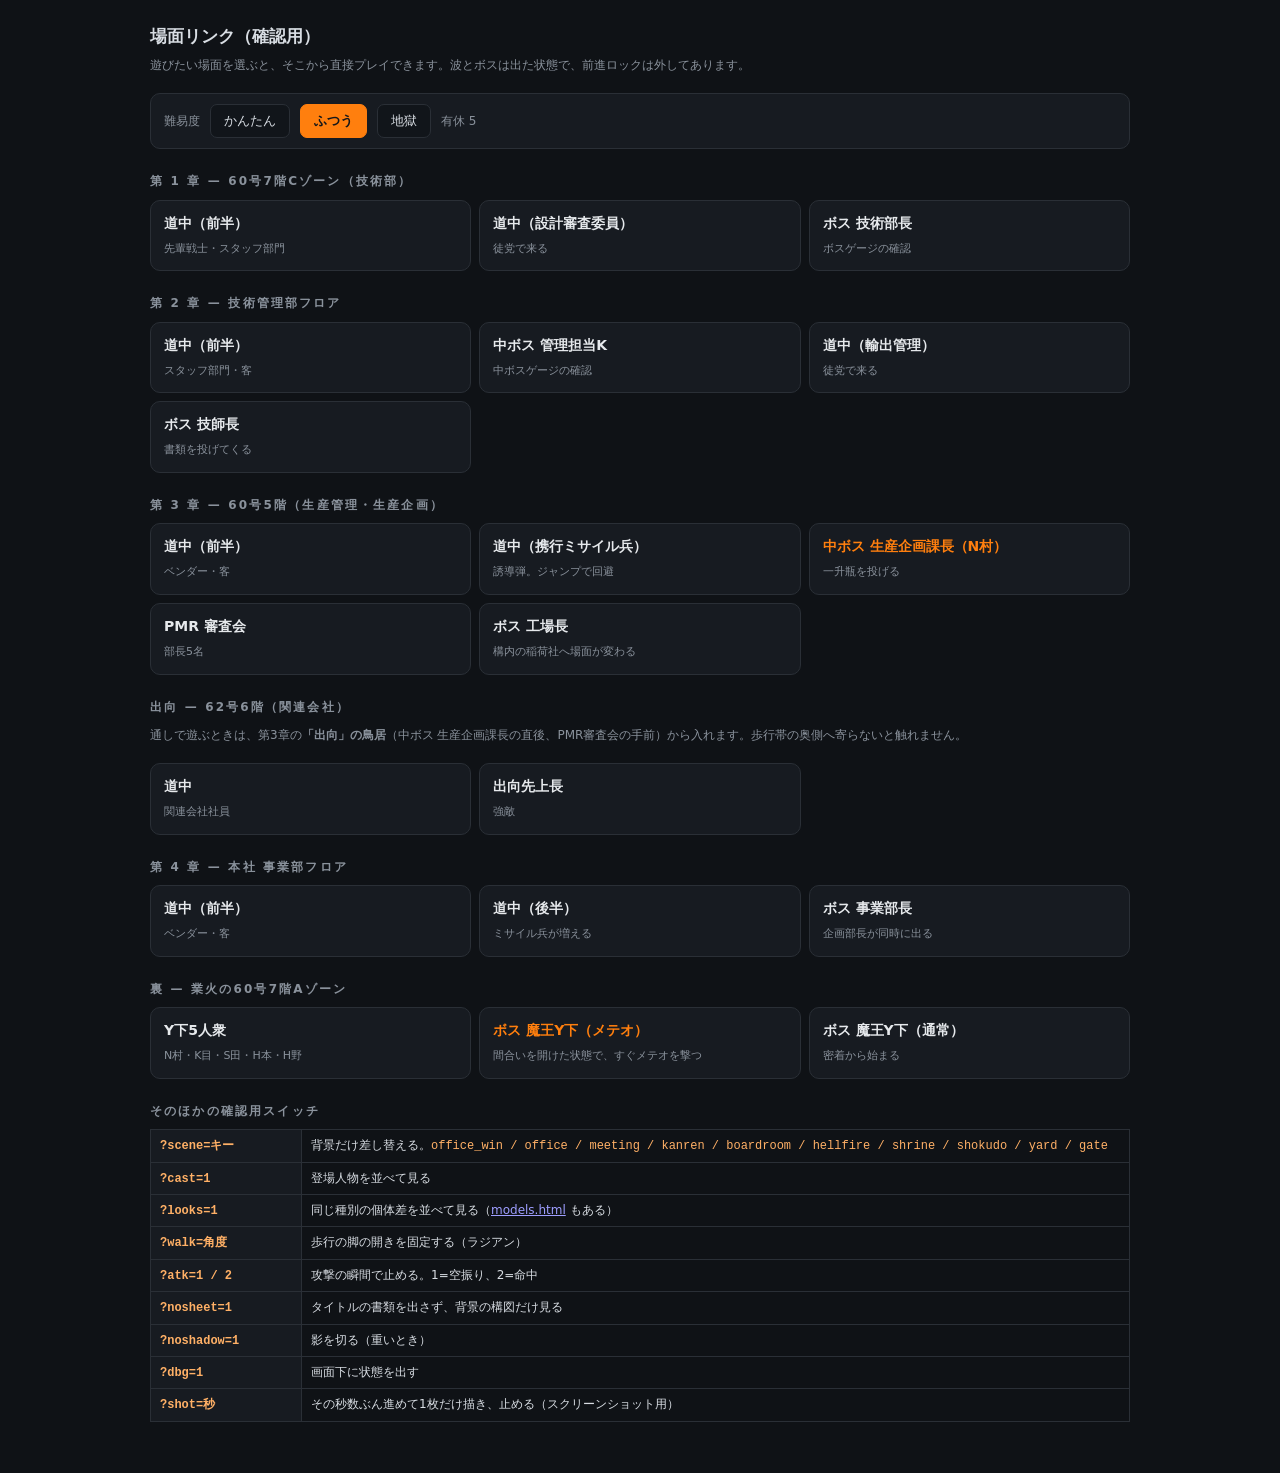
<file: game3d/scenes.html>
<!doctype html>
<meta charset="utf-8">
<title>場面リンク（確認用）</title>
<!--
  確認用のページ。遊びたい場面を1つ選んで、そこから直接プレイできる。
  通しで進めなくても、中ボスやボス、メテオだけを何度でも試せる。
  ゲーム本体からは参照していないので、消しても本編の動作は変わらない。
-->
<style>
  :root { color-scheme: dark; --accent:#ff7f0e; }
  body { margin: 0 auto; padding: 22px 18px 60px; max-width: 980px;
         background: #0f1216; color: #d8dde3;
         font: 14px/1.7 system-ui, -apple-system, "Hiragino Sans", sans-serif; }
  h1 { font-size: 17px; margin: 0 0 4px; }
  p.note { margin: 0 0 18px; color: #8a929c; font-size: 12px; }
  h2 { font-size: 12px; letter-spacing: .18em; color: #8a929c;
       margin: 22px 0 8px; font-weight: 700; }
  .grid { display: grid; gap: 8px; grid-template-columns: repeat(auto-fill, minmax(260px, 1fr)); }
  a.pick { display: block; text-decoration: none; color: #e6e9ec;
           background: #171b21; border: 1px solid #2a2f36; border-radius: 10px;
           padding: 11px 13px; transition: border-color .12s ease, background .12s ease; }
  a.pick:hover { border-color: var(--accent); background: #1c2129; }
  a.pick b { display: block; font-size: 14px; }
  a.pick i { font-style: normal; font-size: 11px; color: #8a929c; }
  a.pick.hot b { color: var(--accent); }
  .bar { display: flex; align-items: center; gap: 10px; flex-wrap: wrap;
         background: #171b21; border: 1px solid #2a2f36; border-radius: 10px;
         padding: 10px 13px; margin-bottom: 6px; }
  .bar span.l { font-size: 12px; color: #8a929c; }
  .bar button { font: inherit; font-size: 13px; cursor: pointer; color: #d8dde3;
                background: #11151a; border: 1px solid #2a2f36; border-radius: 7px; padding: 5px 13px; }
  .bar button.sel { background: var(--accent); border-color: var(--accent); color: #15171a; font-weight: 700; }
  table.sw { border-collapse: collapse; font-size: 12px; margin-top: 6px; width: 100%; }
  table.sw th, table.sw td { border: 1px solid #2a2f36; padding: 5px 9px; text-align: left; vertical-align: top; }
  table.sw th { background: #171b21; color: #aeb6c0; width: 11em; font-weight: 700; }
  table.sw code { color: #ffb066; }
</style>

<h1>場面リンク（確認用）</h1>
<p class="note">遊びたい場面を選ぶと、そこから直接プレイできます。波とボスは出た状態で、前進ロックは外してあります。</p>

<div class="bar">
  <span class="l">難易度</span>
  <button data-d="easy">かんたん</button>
  <button data-d="normal" class="sel">ふつう</button>
  <button data-d="hell">地獄</button>
  <span class="l" id="cur"></span>
</div>

<h2>第 1 章 — 60号7階Cゾーン（技術部）</h2>
<div class="grid">
  <a class="pick" href="index.html?stage=1&demo=380"><b>道中（前半）</b><i>先輩戦士・スタッフ部門</i></a>
  <a class="pick" href="index.html?stage=1&demo=1180"><b>道中（設計審査委員）</b><i>徒党で来る</i></a>
  <a class="pick" href="index.html?stage=1&boss=1"><b>ボス 技術部長</b><i>ボスゲージの確認</i></a>
</div>

<h2>第 2 章 — 技術管理部フロア</h2>
<div class="grid">
  <a class="pick" href="index.html?stage=2&demo=380"><b>道中（前半）</b><i>スタッフ部門・客</i></a>
  <a class="pick" href="index.html?stage=2&demo=1000"><b>中ボス 管理担当K</b><i>中ボスゲージの確認</i></a>
  <a class="pick" href="index.html?stage=2&demo=1200"><b>道中（輸出管理）</b><i>徒党で来る</i></a>
  <a class="pick" href="index.html?stage=2&boss=1"><b>ボス 技師長</b><i>書類を投げてくる</i></a>
</div>

<h2>第 3 章 — 60号5階（生産管理・生産企画）</h2>
<div class="grid">
  <a class="pick" href="index.html?stage=3&demo=380"><b>道中（前半）</b><i>ベンダー・客</i></a>
  <a class="pick" href="index.html?stage=3&demo=800"><b>道中（携行ミサイル兵）</b><i>誘導弾。ジャンプで回避</i></a>
  <a class="pick hot" href="index.html?stage=3&demo=1000"><b>中ボス 生産企画課長（N村）</b><i>一升瓶を投げる</i></a>
  <a class="pick" href="index.html?stage=3&demo=1250"><b>PMR 審査会</b><i>部長5名</i></a>
  <a class="pick" href="index.html?stage=3&boss=1"><b>ボス 工場長</b><i>構内の稲荷社へ場面が変わる</i></a>
</div>

<h2>出向 — 62号6階（関連会社）</h2>
<p class="note">通しで遊ぶときは、第3章の<b>「出向」の鳥居</b>（中ボス 生産企画課長の直後、PMR審査会の手前）から入れます。歩行帯の奥側へ寄らないと触れません。</p>
<div class="grid">
  <a class="pick" href="index.html?stage=shukkou&demo=360"><b>道中</b><i>関連会社社員</i></a>
  <a class="pick" href="index.html?stage=shukkou&demo=780"><b>出向先上長</b><i>強敵</i></a>
</div>

<h2>第 4 章 — 本社 事業部フロア</h2>
<div class="grid">
  <a class="pick" href="index.html?stage=4&demo=380"><b>道中（前半）</b><i>ベンダー・客</i></a>
  <a class="pick" href="index.html?stage=4&demo=1300"><b>道中（後半）</b><i>ミサイル兵が増える</i></a>
  <a class="pick" href="index.html?stage=4&boss=1"><b>ボス 事業部長</b><i>企画部長が同時に出る</i></a>
</div>

<h2>裏 — 業火の60号7階Aゾーン</h2>
<div class="grid">
  <a class="pick" href="index.html?stage=ura&demo=480"><b>Y下5人衆</b><i>N村・K目・S田・H本・H野</i></a>
  <a class="pick hot" href="index.html?stage=ura&meteor=1"><b>ボス 魔王Y下（メテオ）</b><i>間合いを開けた状態で、すぐメテオを撃つ</i></a>
  <a class="pick" href="index.html?stage=ura&boss=1"><b>ボス 魔王Y下（通常）</b><i>密着から始まる</i></a>
</div>

<h2>そのほかの確認用スイッチ</h2>
<table class="sw">
  <tr><th><code>?scene=キー</code></th><td>背景だけ差し替える。<code>office_win / office / meeting / kanren / boardroom / hellfire / shrine / shokudo / yard / gate</code></td></tr>
  <tr><th><code>?cast=1</code></th><td>登場人物を並べて見る</td></tr>
  <tr><th><code>?looks=1</code></th><td>同じ種別の個体差を並べて見る（<a href="models.html">models.html</a> もある）</td></tr>
  <tr><th><code>?walk=角度</code></th><td>歩行の脚の開きを固定する（ラジアン）</td></tr>
  <tr><th><code>?atk=1 / 2</code></th><td>攻撃の瞬間で止める。1=空振り、2=命中</td></tr>
  <tr><th><code>?nosheet=1</code></th><td>タイトルの書類を出さず、背景の構図だけ見る</td></tr>
  <tr><th><code>?noshadow=1</code></th><td>影を切る（重いとき）</td></tr>
  <tr><th><code>?dbg=1</code></th><td>画面下に状態を出す</td></tr>
  <tr><th><code>?shot=秒</code></th><td>その秒数ぶん進めて1枚だけ描き、止める（スクリーンショット用）</td></tr>
</table>

<script>
  // 選んだ難易度を、すべてのリンクに ?diff= として付け直す
  const cur = document.getElementById('cur');
  function apply(d) {
    for (const a of document.querySelectorAll('a.pick')) {
      const u = new URL(a.getAttribute('href'), location.href);
      if (d === 'normal') u.searchParams.delete('diff'); else u.searchParams.set('diff', d);
      a.setAttribute('href', u.pathname + u.search);
    }
    for (const b of document.querySelectorAll('.bar button')) b.classList.toggle('sel', b.dataset.d === d);
    cur.textContent = d === 'hell' ? '雑魚が2倍・有休 2' : d === 'easy' ? '有休 24・自分も飛び道具' : '有休 5';
  }
  for (const b of document.querySelectorAll('.bar button')) b.addEventListener('click', () => apply(b.dataset.d));
  apply('normal');
</script>
</file>
<file: game/style.css>
/* 文脈のデザイン言語準拠: ダーク基調・オレンジ #ff7f0e アクセント・システムフォント */
:root {
  --bg: #15171a;
  --ink: #d0d3d6;
  --accent: #ff7f0e;
}

* { box-sizing: border-box; margin: 0; padding: 0; }

html, body {
  height: 100%;
  background: var(--bg);
  color: var(--ink);
  font-family: system-ui, -apple-system, "Hiragino Kaku Gothic ProN", sans-serif;
  overflow: hidden;
}

body {
  display: flex;
  align-items: center;
  justify-content: center;
  /* ノッチ/ダイナミックアイランドを避ける（viewport-fit=cover と併用） */
  padding: env(safe-area-inset-top) env(safe-area-inset-right) env(safe-area-inset-bottom) env(safe-area-inset-left);
}

#frame {
  width: 100%;
  height: 100%;
  display: flex;
  flex-direction: column;
  align-items: center;
  justify-content: center;
  gap: 8px;
}

#game {
  /* 縦・横どちらにも収まるよう 16:9 を保ったまま contain（はみ出さない）。
     width:auto だと canvas の属性値(480)が初期幅になり、JS が毎フレーム
     canvas.width = 表示幅 x dpr を書き戻すため、最終サイズが dpr 依存になる
     （Retina では結果的に拡大されるが、非Retina では 480px のまま小さい）。
     表示幅をビューポートから直接決めて dpr に依存しないようにする。 */
  aspect-ratio: 16 / 9;
  width: min(100%, calc((100dvh - 1.8rem) * 16 / 9));
  height: auto;
  max-width: 100%;
  max-height: calc(100% - 1.8rem); /* 下のキー説明ぶんを確保 */
  background: #000;
  border-radius: 10px;
  border: 1px solid #2a2e34;
  box-shadow: 0 8px 32px rgba(0, 0, 0, 0.5);
  /* 高DPI描画なので滑らかに表示（ドット絵自体はimageSmoothing=falseでくっきり） */
  /* タッチ操作中のスクロール/ズームを抑止 */
  touch-action: none;
  -webkit-user-select: none;
  user-select: none;
  -webkit-tap-highlight-color: transparent;
}

#hint {
  flex: 0 0 auto;
  font-size: 13px;
  color: #8b9097;
  font-variant-numeric: tabular-nums;
  text-align: center;
}

/* タッチ端末では画面内に操作UIが出るので、下のキー説明は隠して全面をゲームに使う */
@media (pointer: coarse) {
  #hint { display: none; }
  #game { width: min(100%, calc(100dvh * 16 / 9)); max-height: 100%; }
}

/* 縦持ち: 16:9の画面を縦長の端末に入れると高さの26%しか使えない。
   3D版と同じく、画面ごと90°回して縦画面いっぱいに出す。横スクロールのゲームなので向きは横で固定。
   タッチ判定は offsetX/offsetY（要素自身の座標系）で取っているため回してもずれない。 */
@media (orientation: portrait) and (pointer: coarse) {
  #frame { position: relative; gap: 0; }
  #game {
    position: absolute; left: 50%; top: 50%;
    --w: min(100dvh, 100vw * 16 / 9);
    width: var(--w); height: calc(var(--w) * 9 / 16);
    max-width: none; max-height: none;
    transform: translate(-50%, -50%) rotate(90deg);
    border-radius: 0; border: 0;
  }
}
</file>
<file: game2/style.css>
/* 小向クエスト2 用。1の game/style.css のコピーだが、canvas の id が #game2 なので
   セレクタを差し替えてある（#game のままだとサイズ指定が一切当たらない）。
   文脈のデザイン言語準拠: ダーク基調・オレンジ #ff7f0e アクセント・システムフォント */
:root {
  --bg: #15171a;
  --ink: #d0d3d6;
  --accent: #ff7f0e;
}

* { box-sizing: border-box; margin: 0; padding: 0; }

html, body {
  height: 100%;
  background: var(--bg);
  color: var(--ink);
  font-family: system-ui, -apple-system, "Hiragino Kaku Gothic ProN", sans-serif;
  overflow: hidden;
}

body {
  display: flex;
  align-items: center;
  justify-content: center;
  /* ノッチ/ダイナミックアイランドを避ける（viewport-fit=cover と併用） */
  padding: env(safe-area-inset-top) env(safe-area-inset-right) env(safe-area-inset-bottom) env(safe-area-inset-left);
}

#frame {
  width: 100%;
  height: 100%;
  display: flex;
  flex-direction: column;
  align-items: center;
  justify-content: center;
  gap: 8px;
}

#game2 {
  /* 縦・横どちらにも収まるよう 16:9 を保ったまま contain（はみ出さない）。
     width:auto だと canvas の属性値(480)が初期幅になり、JS が毎フレーム
     canvas.width = 表示幅 x dpr を書き戻すため、dpr によって最終サイズが変わる
     （dpr=1 では 480 のまま小さく、dpr=2 では膨張し続けて画面が壊れる）。
     表示幅をビューポートから直接決めて dpr に依存しないようにする。 */
  aspect-ratio: 16 / 9;
  width: min(100%, calc((100dvh - 3.6rem) * 16 / 9));
  height: auto;
  max-width: 100%;
  max-height: calc(100% - 3.6rem); /* 下のキー説明ぶん(2行)を確保 */
  background: #000;
  border-radius: 10px;
  border: 1px solid #2a2e34;
  box-shadow: 0 8px 32px rgba(0, 0, 0, 0.5);
  /* 高DPI描画なので滑らかに表示（ドット絵自体はimageSmoothing=falseでくっきり） */
  /* タッチ操作中のスクロール/ズームを抑止 */
  touch-action: none;
  -webkit-user-select: none;
  user-select: none;
  -webkit-tap-highlight-color: transparent;
}

#hint {
  flex: 0 0 auto;
  font-size: 13px;
  color: #8b9097;
  font-variant-numeric: tabular-nums;
  text-align: center;
}

/* タッチ端末では画面内に操作UIが出るので、下のキー説明は隠して全面をゲームに使う */
@media (pointer: coarse) {
  #hint { display: none; }
  #game2 { width: min(100%, calc(100dvh * 16 / 9)); max-height: 100%; }
}

/* 縦持ち: 16:9の画面を縦長の端末に入れると高さの26%しか使えない。
   3D版と同じく、画面ごと90°回して縦画面いっぱいに出す。横スクロールのゲームなので向きは横で固定。
   タッチ判定は offsetX/offsetY（要素自身の座標系）で取っているため回してもずれない。 */
@media (orientation: portrait) and (pointer: coarse) {
  #frame { position: relative; gap: 0; }
  #game2 {
    position: absolute; left: 50%; top: 50%;
    --w: min(100dvh, 100vw * 16 / 9);
    width: var(--w); height: calc(var(--w) * 9 / 16);
    max-width: none; max-height: none;
    transform: translate(-50%, -50%) rotate(90deg);
    border-radius: 0; border: 0;
  }
}
</file>
